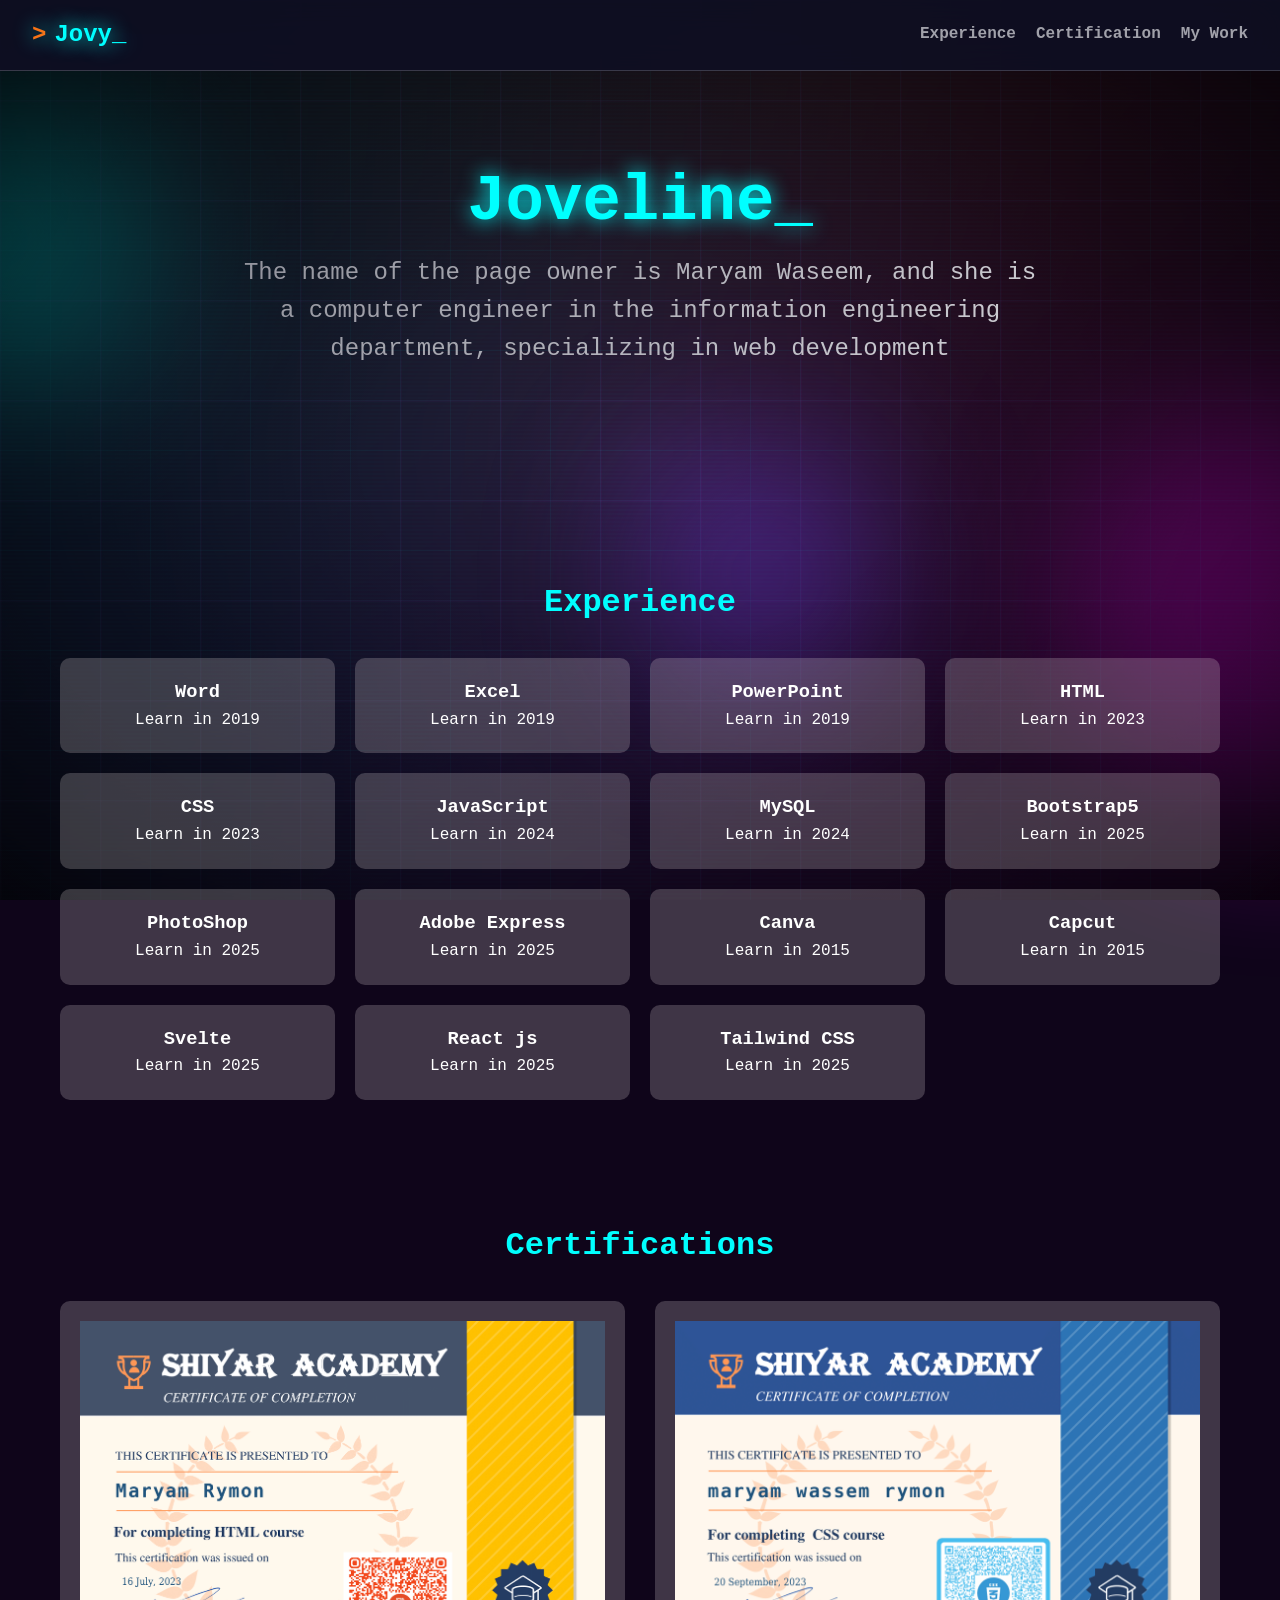
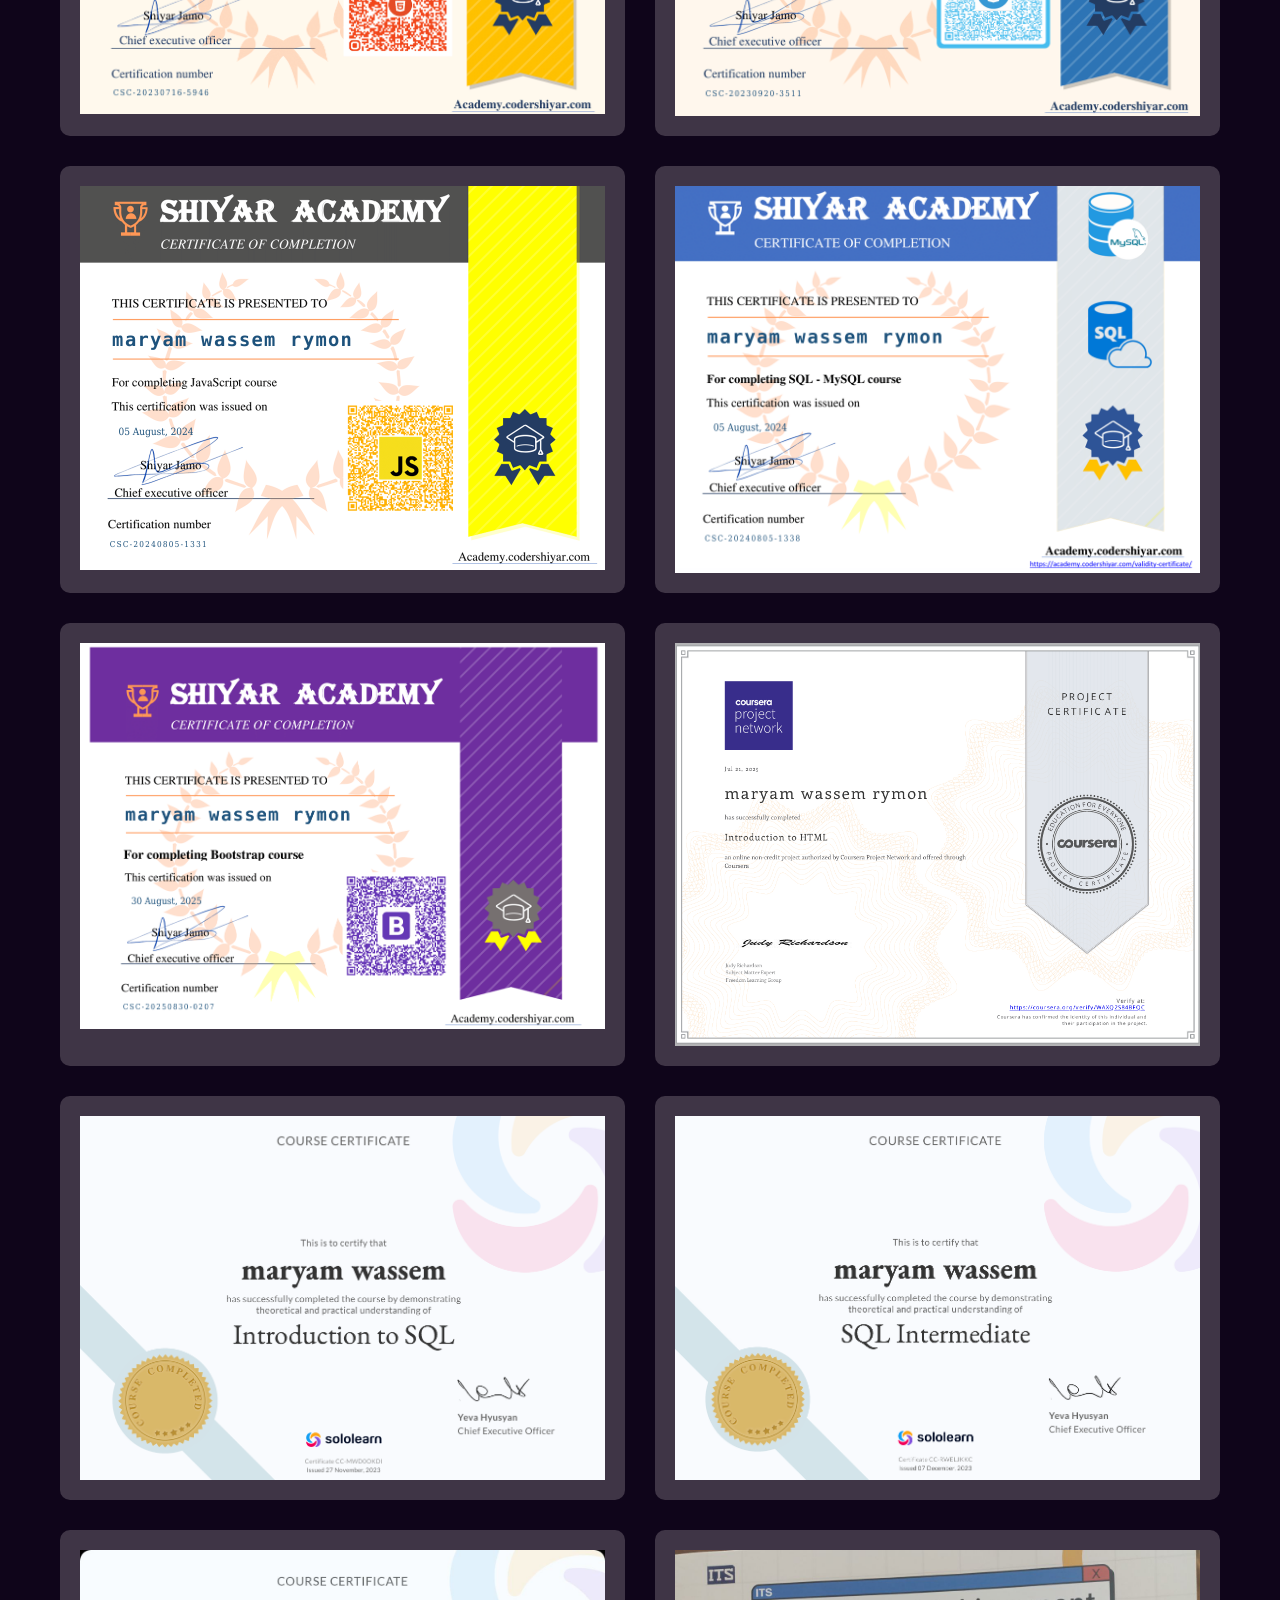
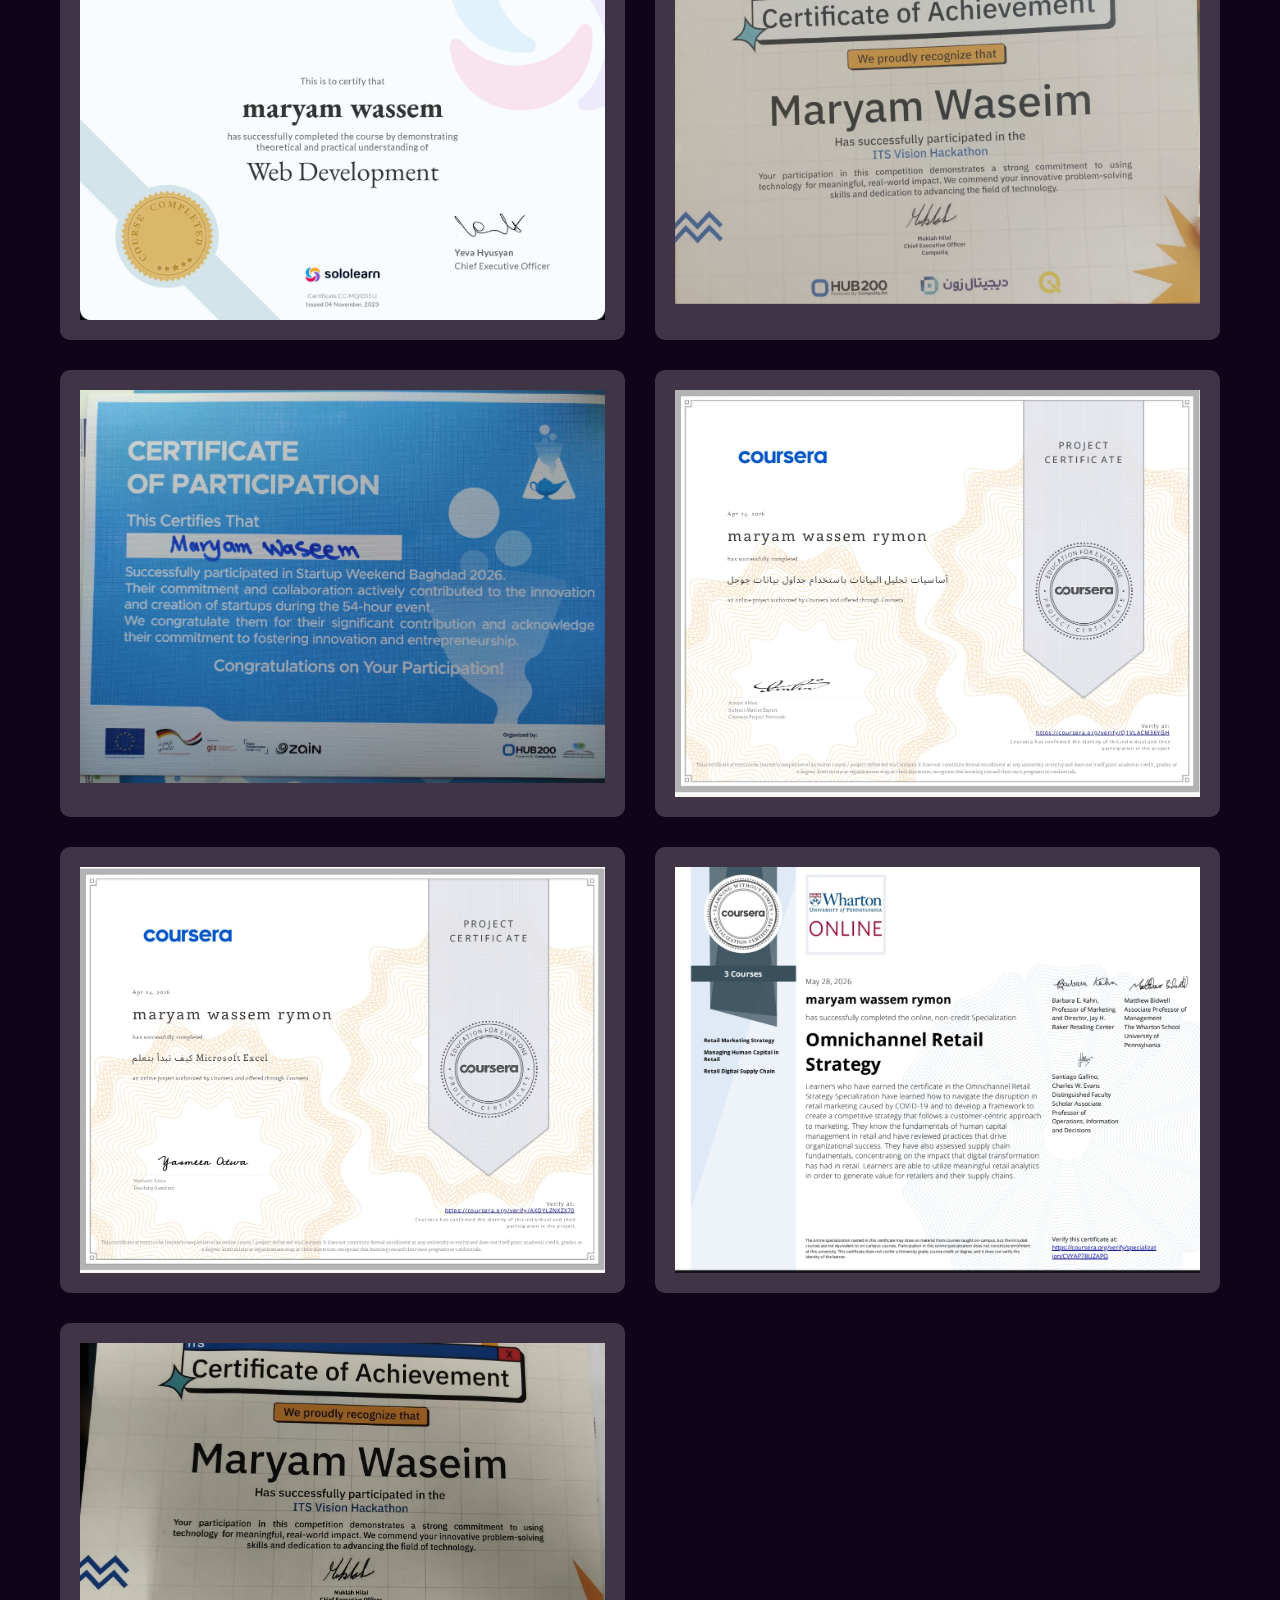
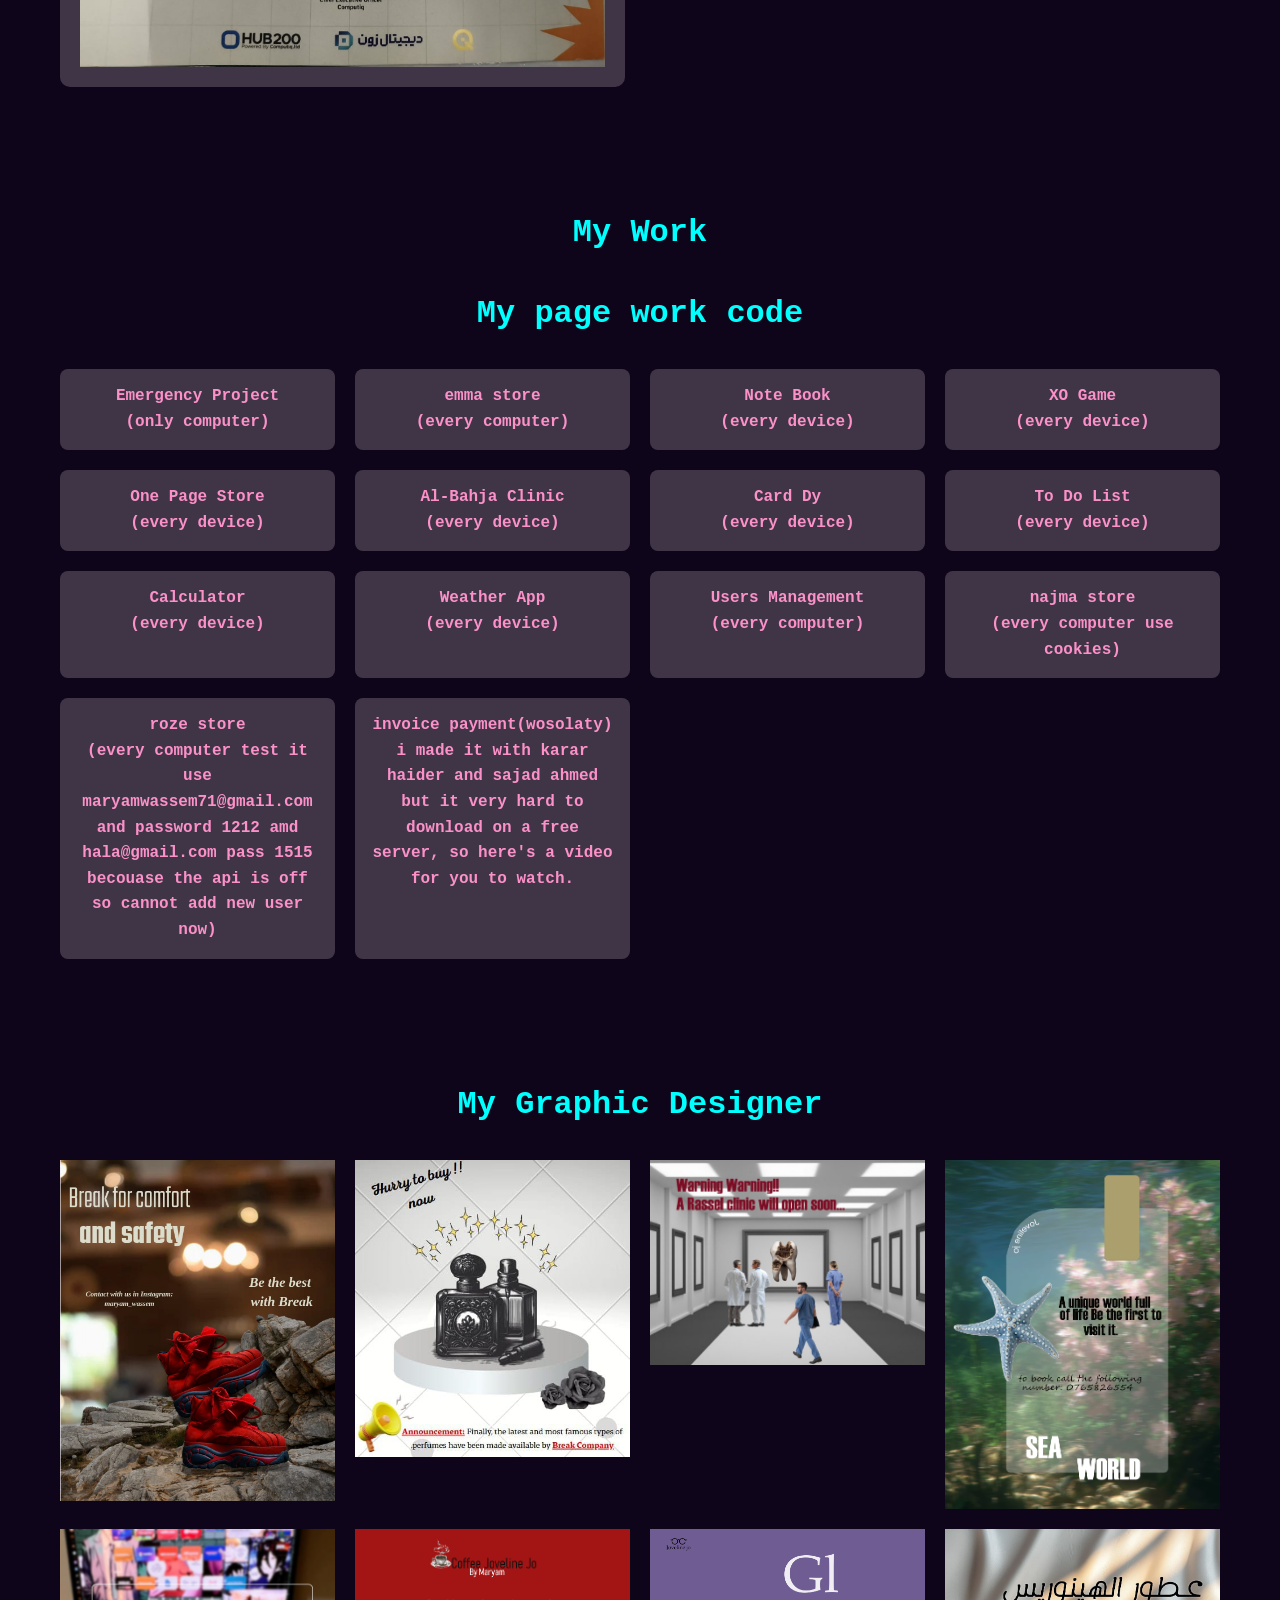
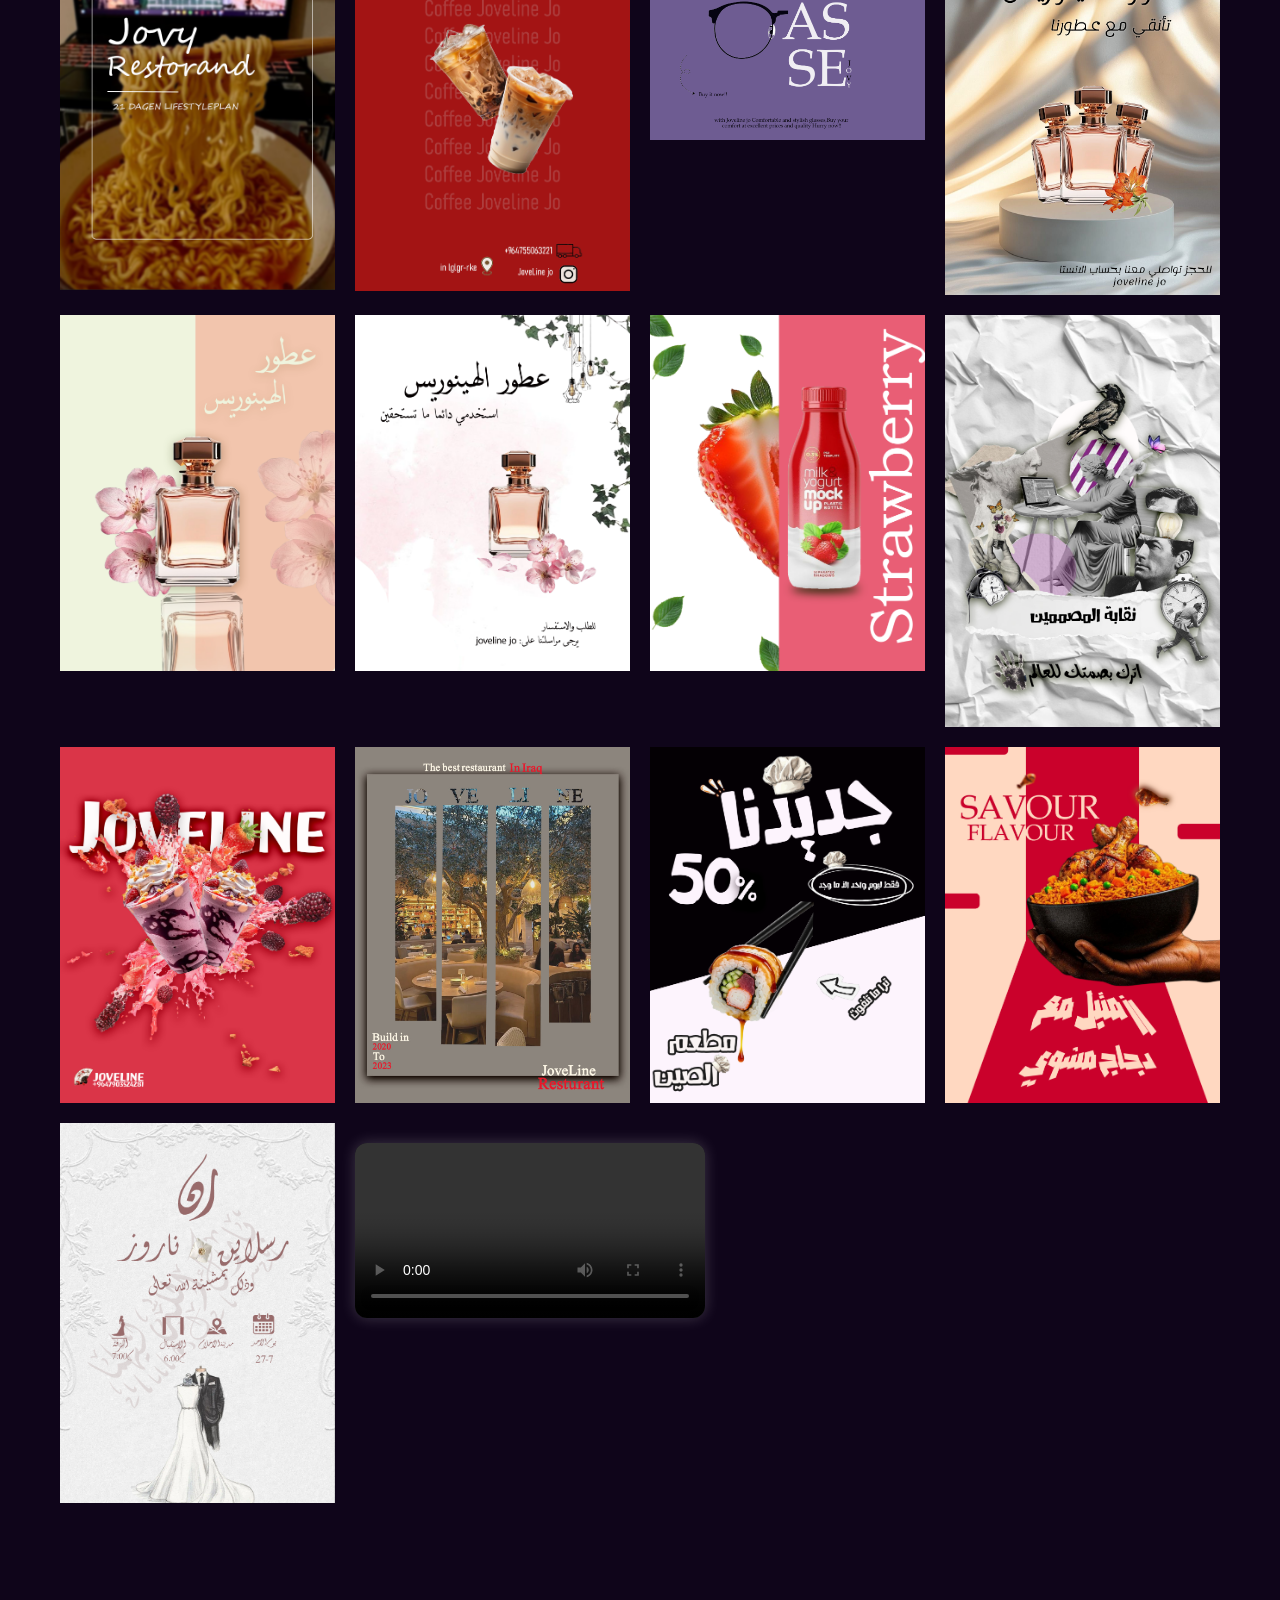
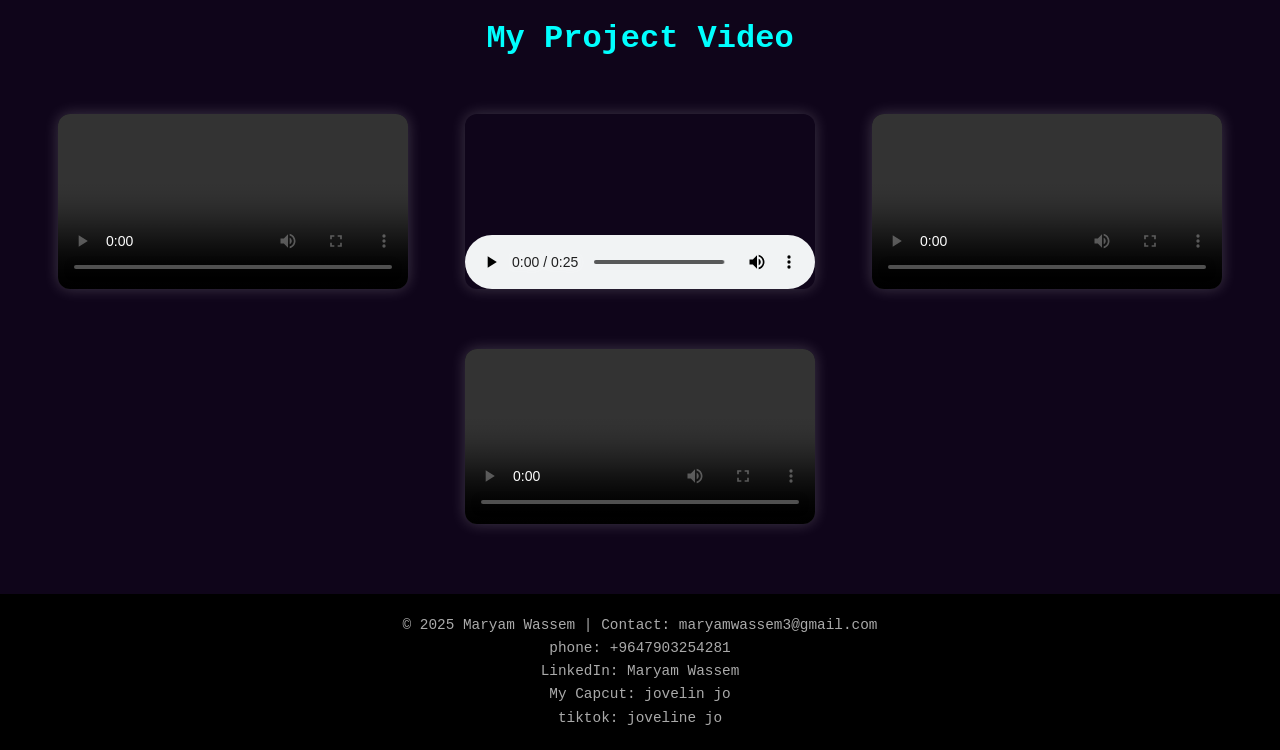
<file: index.html>
<!DOCTYPE html>
<html lang="en">
<head>
  <meta charset="UTF-8">
  <meta name="viewport" content="width=device-width, initial-scale=1.0">
  <title>Maryam Page</title>
  <link rel="stylesheet" href="index_responsive.css"/>
  <link rel="stylesheet" href="temple1.css"/>
  <style>
    /* تعديل خاص للفيديو */
    #video-section {
      text-align: center;
      padding: 50px 0;
    }

    .video-card {
      width: 100%;
      max-width: 400px;
      height: auto;
      border-radius: 12px;
      box-shadow: 0 0 15px rgba(255, 255, 255, 0.2);
      display: block;
      margin: 20px auto;
    }
    .video-grid {
  display: flex;
  justify-content: center;
  align-items: center;
  gap: 20px; /* مسافة بين الفيديوهات */
  flex-wrap: wrap; /* حتى لو الشاشة صغيرة، تنزل الفيديوهات بسطر ثاني */
}

.video-card {
  width: 350px;
  height: auto;
  border-radius: 12px;
  box-shadow: 0 0 15px rgba(255, 255, 255, 0.2);
}

  </style>
</head>
<body>

   <div class="cyber-bg">
        <div class="cyber-gradient"></div>
        <div class="matrix-rain" id="matrixRain"></div>
    </div>
    
    <div class="particles" id="particlesContainer"></div>
    <div class="data-streams" id="dataStreams"></div>
    
    <div class="orb orb1"></div>
    <div class="orb orb2"></div>
    <div class="orb orb3"></div>
    
    <div class="grid-overlay">
        <div class="grid-lines"></div>
        <div class="grid-glow"></div>
    </div>
    
    <div class="scanlines"></div>
    <div class="noise-overlay"></div>

  <!-- NAV -->
  <nav>
    <a href="#top" class="logo">Jovy</a>
    <ul id="nav-links">
      <li><a href="#features">Experience</a></li>
      <li><a href="#pricing">Certification</a></li>
      <li><a href="#contact">My Work</a></li>
    </ul>
    <button class="menu-btn" id="menu-btn">☰</button>
  </nav>

  <section class="hero" style="text-align: center;">
    <br><br>
    <h1 class="logoy">Joveline</h1>
    <p class="hero-subtitle">The name of the page owner is Maryam Waseem, and she is a computer engineer in the information engineering department, specializing in web development</p>
  </section>

  <!-- EXPERIENCE -->
  <section id="features">
    <h2>Experience</h2>
    <div class="grid">
 
      <div class="card"><h3>Word</h3><p>Learn in 2019</p></div>
      <div class="card"><h3>Excel</h3><p>Learn in 2019</p></div>
      <div class="card"><h3>PowerPoint</h3><p>Learn in 2019</p></div>
      <div class="card"><h3>HTML</h3><p>Learn in 2023</p></div>
      <div class="card"><h3>CSS</h3><p>Learn in 2023</p></div>
      <div class="card"><h3>JavaScript</h3><p>Learn in 2024</p></div>
      <div class="card"><h3>MySQL</h3><p>Learn in 2024</p></div>
      <div class="card"><h3>Bootstrap5</h3><p>Learn in 2025</p></div>
      <div class="card"><h3>PhotoShop</h3><p>Learn in 2025</p></div>
      <div class="card"><h3>Adobe Express</h3><p>Learn in 2025</p></div>
      <div class="card"><h3>Canva</h3><p>Learn in 2015</p></div>
      <div class="card"><h3>Capcut</h3><p>Learn in 2015</p></div>
      <div class="card"><h3>Svelte</h3><p>Learn in 2025</p></div>
      <div class="card"><h3>React js</h3><p>Learn in 2025</p></div>
      <div class="card"><h3>Tailwind CSS</h3><p>Learn in 2025</p></div>

    </div>
  </section>

  <!-- CERTIFICATIONS -->
  <section id="pricing">
    <h2>Certifications</h2>
    <div class="grid">
      <div class="card"><img src="html.png" alt="HTML"></div>
      <div class="card"><img src="css.png" alt="CSS"></div>
      <div class="card"><img src="javascript.png" alt="JS"></div>
      <div class="card"><img src="mysql.png" alt="MySQL"></div>
      <div class="card"><img src="Boo.png" alt="Bootstrap5"></div>
      <div class="card"><img src="HTML1.png" alt="html"></div>
      <div class="card"><img src="sql1.png" alt="sql"></div>
      <div class="card"><img src="sql2.png" alt="sql"></div>
      <div class="card"><img src="web.jpg" alt="webdev"></div>
      <div class="card"><img src="hacthon.jpg" alt="hacthon"></div>
      <div class="card"><img src="startup.jpg" alt="start up"></div>
      <div class="card"><img src="Screenshot_2026-05-12-10-31-24-859_com.mi.globalbrowser-edit.jpg" ></div>
      <div class="card"><img src="Screenshot_2026-05-12-10-32-04-315_com.mi.globalbrowser-edit.jpg"></div>
      <div class="card"><img src="Screenshot_2026-05-28-19-27-36-324_com.android.chrome-edit.jpg"></div>
      <div class="card"><img src="WhatsApp Image 2026-09-02 at 2.32.15 AM.jpeg"></div>
    </div>
  </section>

  <!-- MY WORK -->
  <section id="contact">
    <h2>My Work</h2>
    <h2>My page work code</h2>
    <div class="grid">
      <a href="https://draken29.github.io/Emergency-Project/imen.html" class="contact-link">Emergency Project<br>(only computer)</a>
      <a href="https://draken29.github.io/EmmaStore/newonepage.html" class="contact-link">emma store<br>(every computer)</a>
      <a href="https://draken29.github.io/newdevelopment-note-book/page.html" class="contact-link">Note Book<br>(every device)</a>
      <a href="https://draken29.github.io/xo-final-update/xo1.html" class="contact-link">XO Game<br>(every device)</a>
      <a href="https://draken29.github.io/page-store/page1.html" class="contact-link">One Page Store<br>(every device)</a>
      <a href="https://draken29.github.io/Dr.Rusl/Russlpage.html" class="contact-link">Al-Bahja Clinic<br>(every device)</a>
      <a href="https://draken29.github.io/cardDy/" class="contact-link">Card Dy<br>(every device)</a>
      <a href="https://draken29.github.io/todolist/ " class="contact-link">To Do List<br>(every device)</a>
      <a href="https://calcuator-two.vercel.app/" class="contact-link">Calculator<br>(every device)</a>
      <a href="https://wather-app-in-react.vercel.app/" class="contact-link">Weather App<br>(every device)</a>
      <a href="https://tibaly.vercel.app/" class="contact-link">Users Management<br>(every computer)</a>
      <a href="https://draken29.github.io/naj4/" class="contact-link">najma store <br>(every computer use cookies)</a>
      <a href="https://roz2.vercel.app/" class="contact-link">roze store<br>(every computer test it use maryamwassem71@gmail.com  and password 1212 amd hala@gmail.com pass 1515 becouase the api is off so cannot add new user now)</a>
<a href="https://github.com/Draken29/my_web_page/releases/download/v1.0.0/2026-09-02.15-17-30.mp4" target="_blank" class="contact-link">
  invoice payment(wosolaty) i made it with karar haider and sajad ahmed but it very hard to download on a free server, so here's a video for you to watch.
</a>
    </div>
  </section>
      
  <!-- GRAPHIC DESIGN -->
  <section>
    <h2>My Graphic Designer</h2>
    <div class="grid">
      <div><img src="محل احذية.jpg" alt="محل احذية"></div>
      <div><img src="محل عطور.jpg" alt="محل عطور"></div>
      <div><img src="عيادة اسنان.jpg" alt="عيادة اسنان"></div>
      <div><img src="اعلان حجز متجر مائي.png" alt="حجز متجر مائي"></div>
      <div><img src="النتيجة النهائية من اعلان المطعم.png" alt="اعلان لمطعم"></div>
      <div><img src="coffey.png" alt="اعلان لكوفي"></div>
      <div><img src="اعلان مناظر.png" alt="اعلان لكوفي"></div>
      <div><img src="16.png"></div>
      <div><img src="17.png"></div>
      <div><img src="التصميم النهائي.png"></div>
      <div><img src="Untitled-1.png"></div>
      <div><img src="desin.png"></div>
      <div><img src="new.png"></div>
      <div><img src="مشروع.jpg"></div>
      <div><img src="soshi.png"></div>
      <div><img src="FINISH.png"></div>
      <div><img src="feny.jpg"></div>
      <div><video class="video-card" controls src="donat.mp4"></video></div>
     
    </div>
  </section>

  <!-- VIDEO SECTION -->
  <section id="video-section">
    <h2>My Project Video</h2>
    <div class="video-grid">
  <video class="video-card" src="1.mp4" controls></video>
  <video class="video-card" src="2.mp4" controls></video>
  <video class="video-card" src="Turn your idea into a space.mp4" controls></video>
  <video class="video-card" src="3.mp4" controls></video>
</div>

  </section>
     
  <!-- FOOTER -->
  <footer>
    <p>&copy; 2025 Maryam Wassem | Contact: maryamwassem3@gmail.com<br>
    phone: +9647903254281<br>
    LinkedIn: Maryam Wassem<br>
    My Capcut: jovelin jo<br>
    tiktok: joveline jo</p>
  </footer>

  <script>
    const menuBtn = document.getElementById('menu-btn');
    const navLinks = document.getElementById('nav-links');
    menuBtn.addEventListener('click', () => navLinks.classList.toggle('active'));
  </script> 
  <script src="templatemo-nexus-scripts.js"></script>
</body>
</html>
</file>
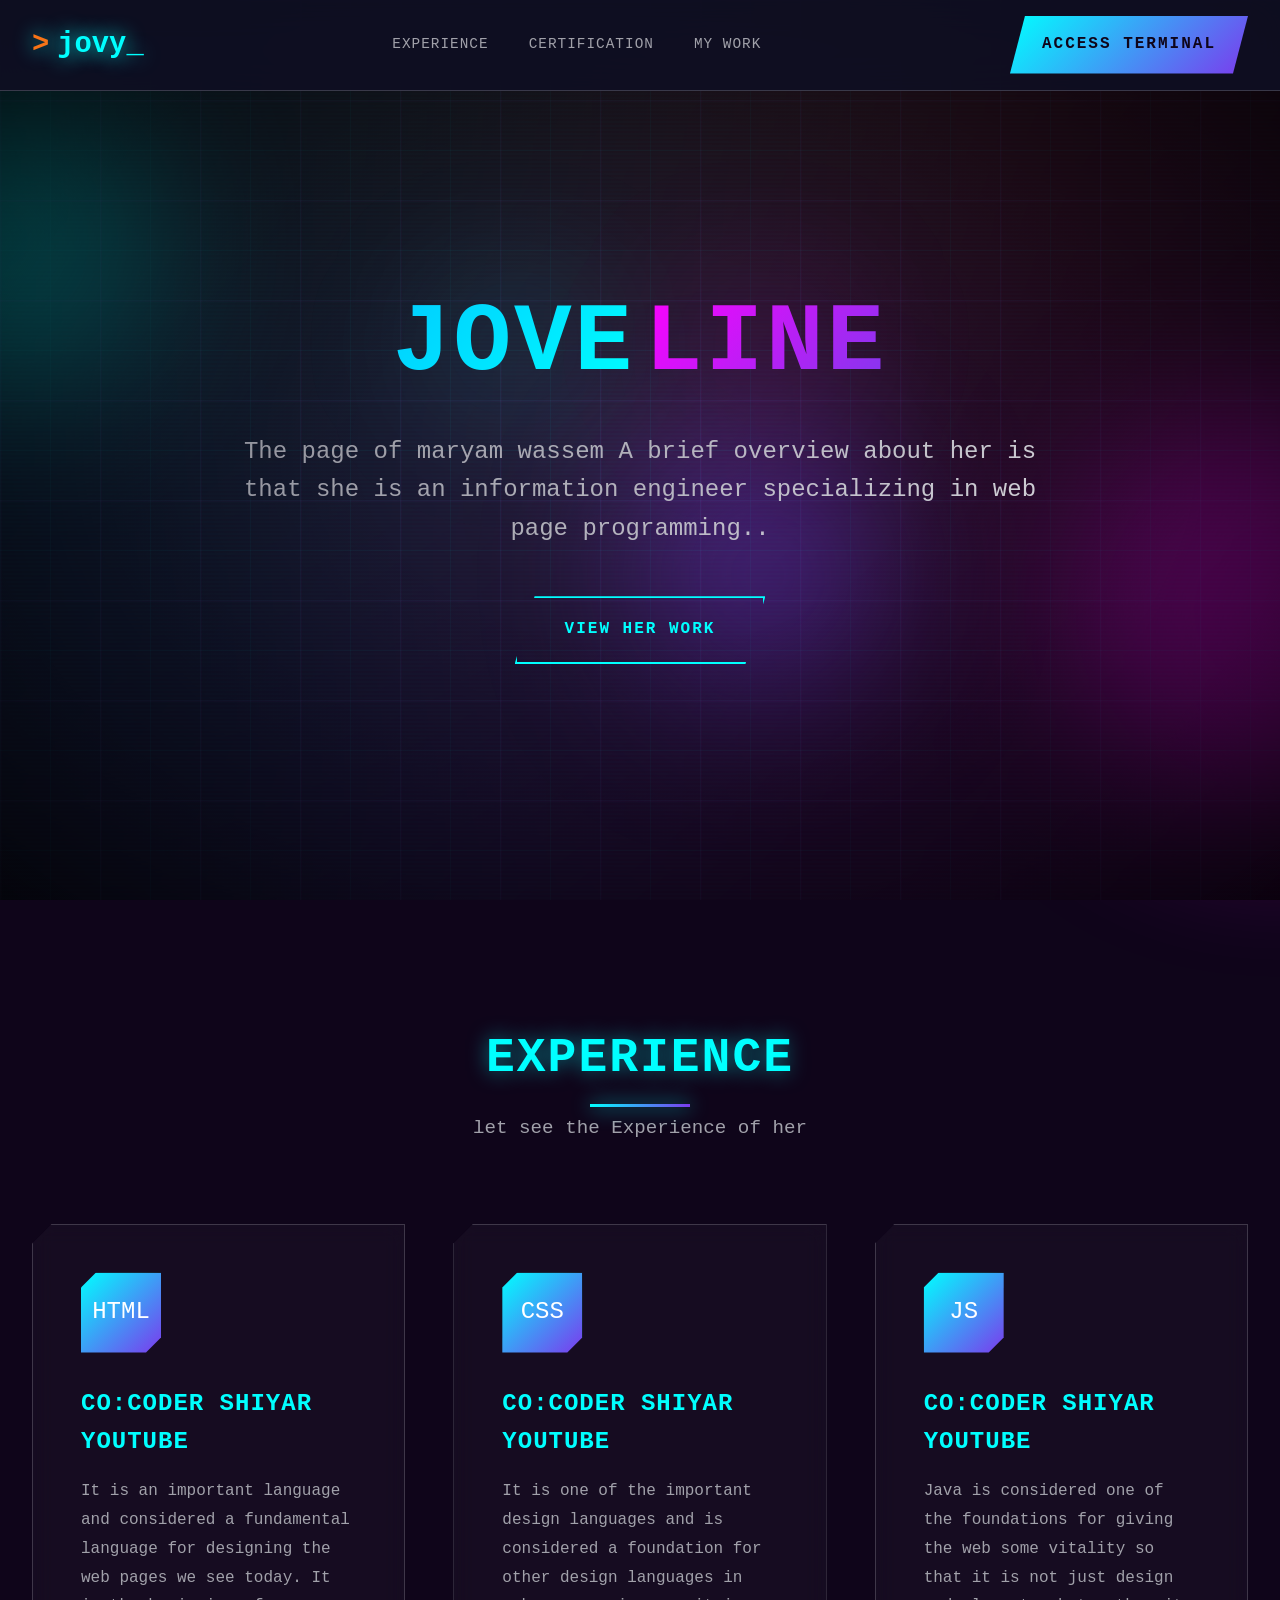
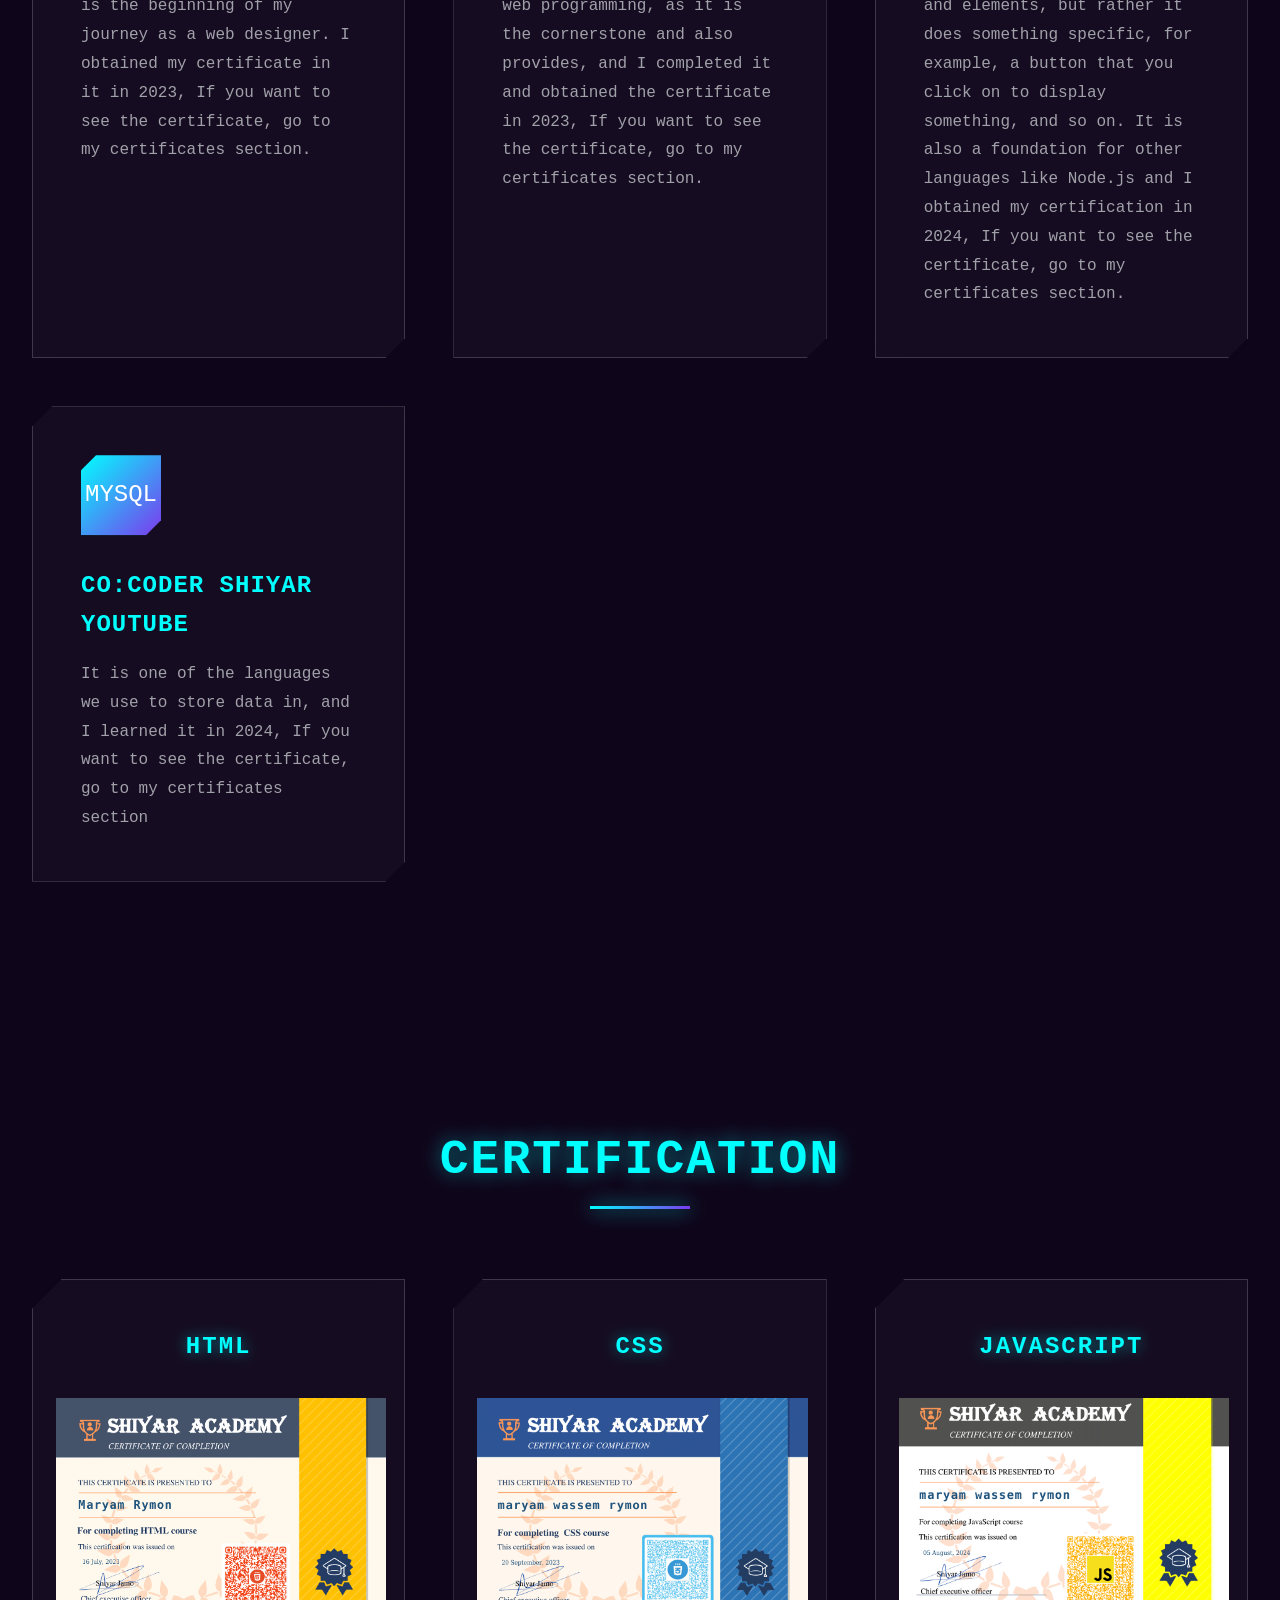
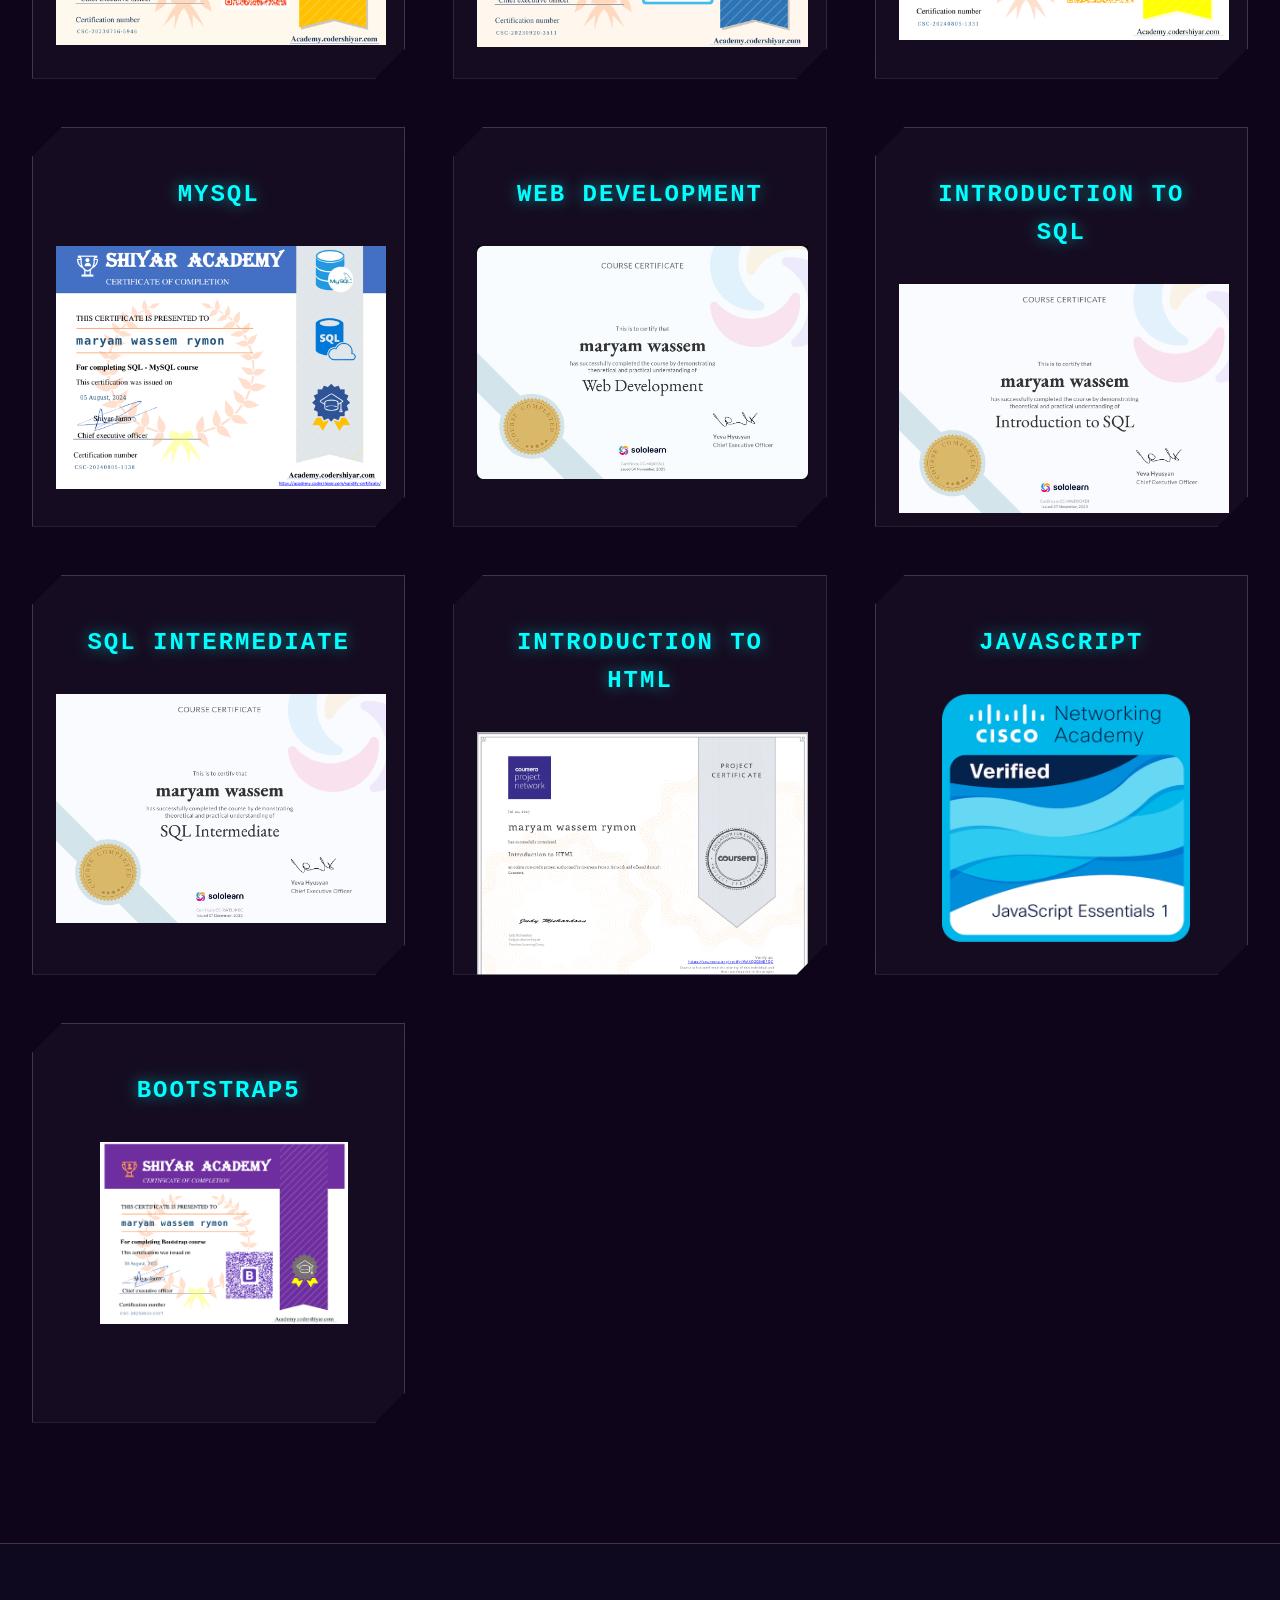
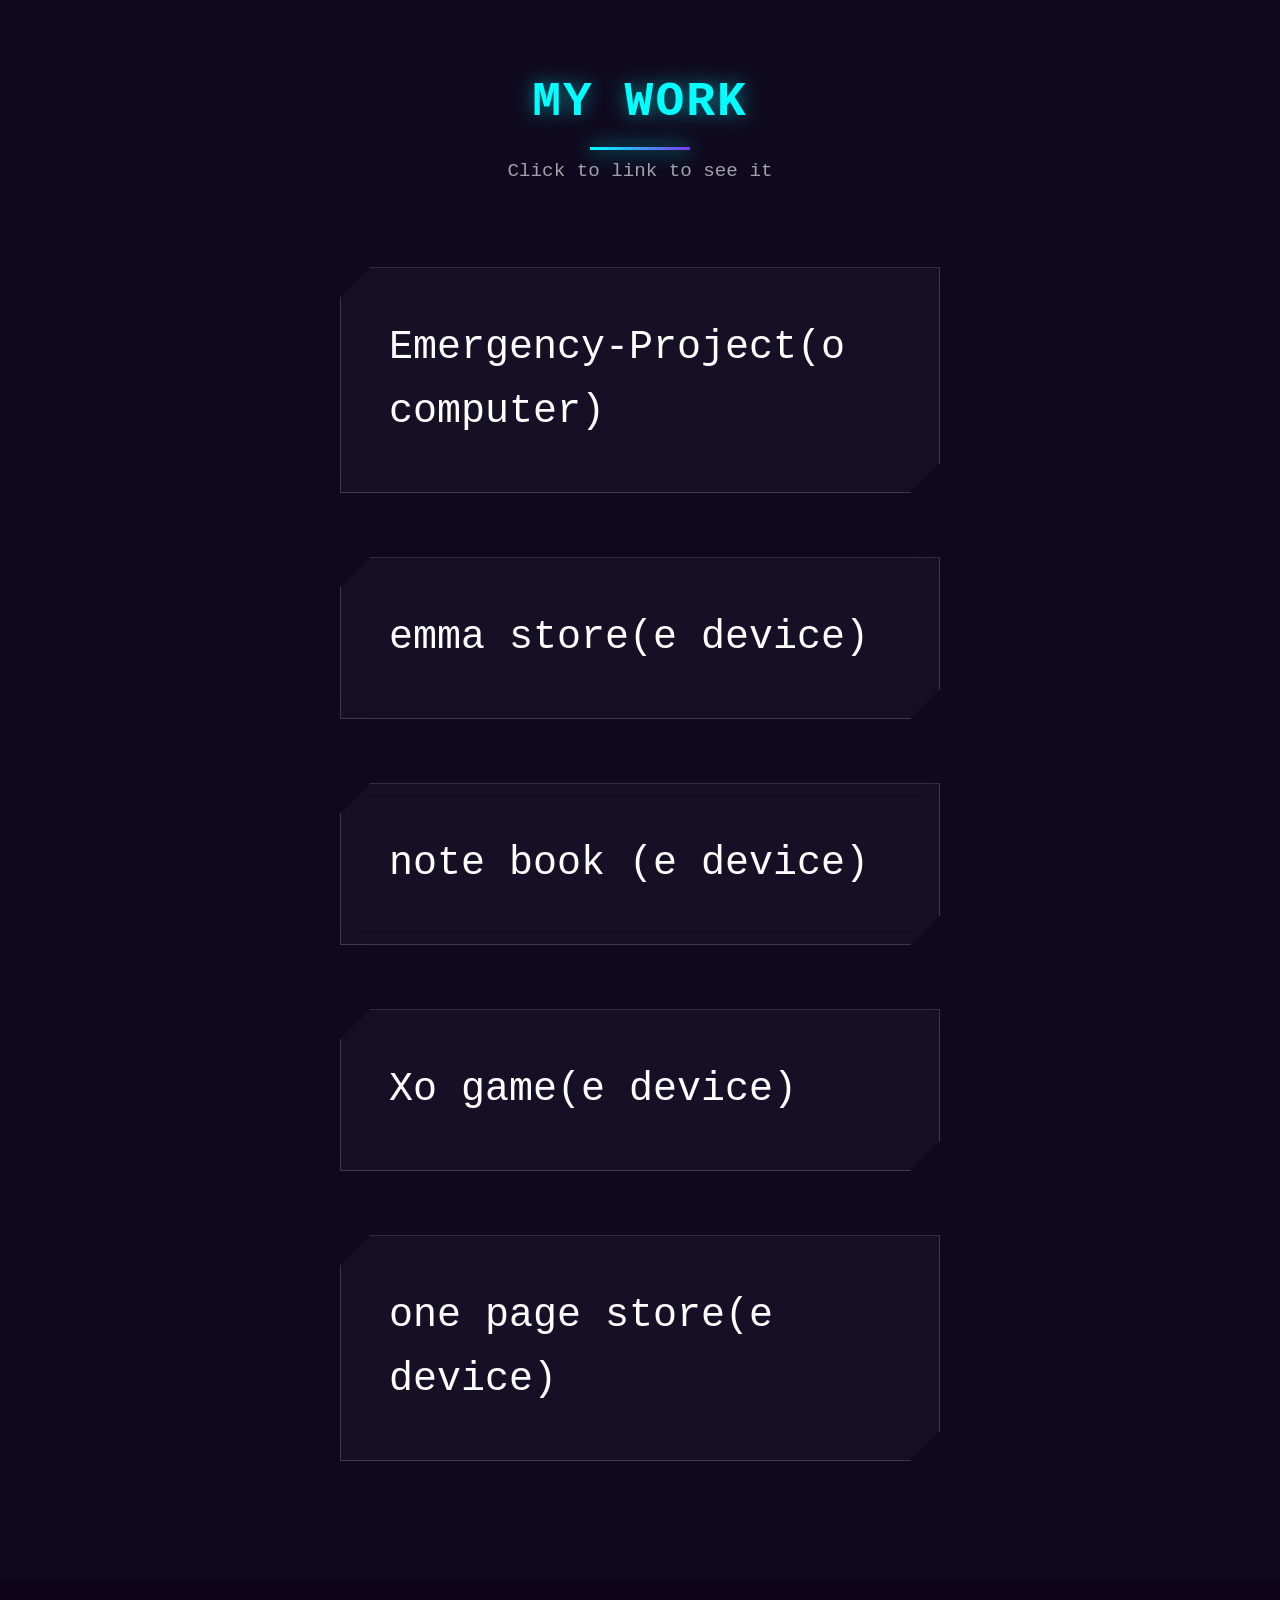
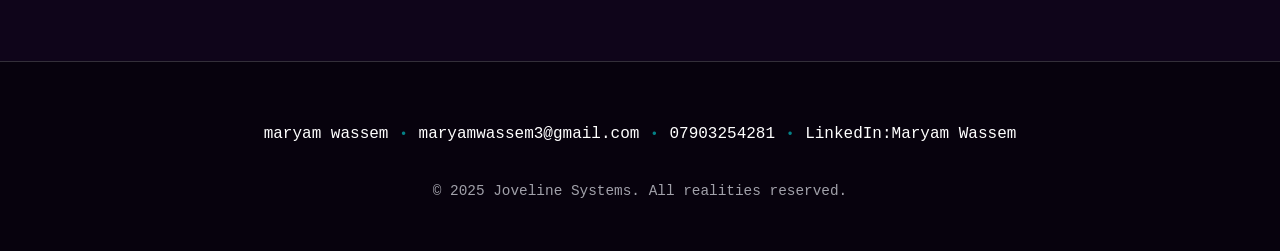
<file: indextest.html>
<!DOCTYPE html>
<html lang="en">
<head>
    <meta charset="UTF-8">
    <meta name="viewport" content="width=device-width, initial-scale=1.0">
    <title>maryam page</title>
    <link href="testyle.css" rel="stylesheet">
</head>
<body id="top">
    <div class="cyber-bg">
        <div class="cyber-gradient"></div>
        <div class="matrix-rain" id="matrixRain"></div>
    </div>
    
    <div class="particles" id="particlesContainer"></div>
    
    <div class="data-streams" id="dataStreams"></div>
    
    <div class="orb orb1"></div>
    <div class="orb orb2"></div>
    <div class="orb orb3"></div>
    
    <div class="grid-overlay">
        <div class="grid-lines"></div>
        <div class="grid-glow"></div>
    </div>
    
    <div class="scanlines"></div>
    <div class="noise-overlay"></div>
    
    <!-- Navigation -->
    <nav>
        <div class="nav-container">
            <a href="#top" class="logo">jovy</a>
            <ul class="nav-links">
                <li><a href="#features">Experience</a></li>
                <li><a href="#pricing">Certification</a></li>
                <li><a href="#contact">My work</a></li>
            </ul>
            <div class="nav-bottom">
                <a href="#" class="cyber-button">Access Terminal</a>
            </div>
            <button class="mobile-menu-button" id="mobileMenuBtn">
                <div class="hamburger">
                    <span></span>
                    <span></span>
                    <span></span>
                </div>
            </button>
        </div>
    </nav>

    <!-- Mobile Menu -->
    <div class="mobile-menu-overlay" id="mobileMenuOverlay"></div>
    <div class="mobile-menu" id="mobileMenu">
        <div class="mobile-menu-header">
            <a href="#top" class="mobile-menu-logo">Joveline</a>
            <button class="mobile-menu-close" id="mobileMenuClose">✕</button>
        </div>
        <div class="mobile-menu-cta">
            <a href="#" class="cyber-button">Access Terminal</a>
        </div>
        <nav class="mobile-menu-nav">
            <ul>
                <li><a href="#features">Experience</a></li>
                <li><a href="#pricing" >Certification</a></li>
                <li><a href="#contact">MY WORK</a></li>
            </ul>
        </nav>
    </div>

    <!-- Hero Section -->
    <section class="hero">
        <div class="hero-container">
            <h1 class="hero-title">
                <span class="hero-nexus">Jove</span><span class="hero-flow">Line</span>
            </h1>
            <p class="hero-subtitle">The page of maryam wassem A brief overview about her is that she is an information engineer specializing in web page programming..</p>
            <div class="hero-buttons">
                <a href="#contact" class="btn-secondary">View Her work</a>
            </div>
        </div>
    </section>

    <section class="features fade-up" id="features">
        <div class="features-container">
            <div class="section-header">
                <h2 class="section-title">Experience</h2>
                <p class="section-subtitle">let see the Experience of her</p>
            </div>
            
            <div class="features-grid">
                <div class="feature-card">
                    <div class="feature-icon" style="color: white;">HTML</div>
                    <h3>Co:Coder Shiyar YouTube</h3>
                    <p>It is an important language and considered a fundamental language for designing the web pages we see today. It is the beginning of my journey as a web designer. I obtained my certificate in it in 2023, If you want to see the certificate, go to my certificates section.</p>
                </div>
                
                <div class="feature-card">
                    <div class="feature-icon">CSS</div>
                    <h3>Co:Coder Shiyar YouTube</h3>
                    <p>It is one of the important design languages and is considered a foundation for other design languages in web programming, as it is the cornerstone and also provides, and I completed it and obtained the certificate in 2023, If you want to see the certificate, go to my certificates section.</p>
                </div>
                
                <div class="feature-card">
                    <div class="feature-icon">JS</div>
                    <h3>Co:Coder Shiyar YouTube</h3>
                    <p>Java is considered one of the foundations for giving the web some vitality so that it is not just design and elements, but rather it does something specific, for example, a button that you click on to display something, and so on. It is also a foundation for other languages like Node.js and I obtained my certification in 2024, If you want to see the certificate, go to my certificates section.</p>
                </div>
                
                <div class="feature-card">
                    <div class="feature-icon">MYSQL</div>
                    <h3>Co:Coder Shiyar YouTube</h3>
                    <p>It is one of the languages we use to store data in, and I learned it in 2024, If you want to see the certificate, go to my certificates section</p>
                </div>
            </div>
        </div>
    </section>
   <section class="pricing fade-up" id="pricing">
    <div class="pricing-container">
        <div class="section-header">
            <h2 class="section-title">Certification</h2>
        </div>

        <div class="pricing-grid">
            <div class="pricing-card">
                <div class="plan-name">HTML</div>
                <img src="html.png" style="width:120%; position: relative; left:-25px;">
            </div>

            <div class="pricing-card">
                <div class="plan-name">CSS</div>
                <img src="css.png" style="width: 120%; position: relative; left: -25px;">
            </div>

            <div class="pricing-card">
                <div class="plan-name">JAVASCRIPT</div>
                <img src="javascript.png" style="width: 120%; position: relative; left: -25px;">
            </div>

            <div class="pricing-card">
                <div class="plan-name">MYSQL</div>
                <img src="mysql.png" style="width: 120%; position: relative; left: -25px;">
            </div>

            <div class="pricing-card">
                <div class="plan-name">WEB DEVELOPMENT</div>
                <img src="web.jpg" style="width: 120%; position: relative; left: -25px;">
            </div>

            <div class="pricing-card">
                <div class="plan-name">INTRODUCTION TO SQL</div>
                <img src="sql1.png" style="width: 120%; position: relative; left: -25px;">
            </div>

            <div class="pricing-card">
                <div class="plan-name">SQL INTERMEDIATE</div>
                <img src="sql2.png" style="width: 120%; position: relative; left: -25px;">
            </div>

            <div class="pricing-card">
                <div class="plan-name">INTRODUCTION TO HTML</div>
                <img src="HTML1.png" style="width: 120%; position: relative; left: -25px;">
            </div>
          
            <div class="pricing-card">
                <div class="plan-name">JAVASCRIPT</div>
                <img src="javascript-essentials-1.png" style="width: 90%; position: relative; left: 5px;">
            </div>
        
            <div class="pricing-card">
                <div class="plan-name">Bootstrap5</div>
                <img src="Boo.png" style="width: 90%; position: relative; left: 5px;">
            </div>
        </div>
    </div>
</section>


    
    <section class="contact fade-up" id="contact">
        <div class="contact-container">
            <div class="section-header">
                <h2 class="section-title">My Work</h2>
                <p class="section-subtitle">Click to link to see it</p>
            </div>
            
            <div class="contact-form-wrapper">
                <div class="contact-form">
                  <a href="https://draken29.github.io/Emergency-Project/imen.html" style="color: white; text-align: center; font-size: 40px; text-decoration: none;">Emergency-Project(o computer) </a>
                </div>
            </div>
        </div>

        <div class="contact-form-wrapper">
                <div class="contact-form">
                  <a href="https://draken29.github.io/story/newonepage.html" style="color: white; text-align: center; font-size: 40px; text-decoration: none;"> emma store(e device)</a>
                </div>
            </div>
        </div>

       <div class="contact-form-wrapper">
                <div class="contact-form">
                  <a href="https://draken29.github.io/newdevelopment-note-book/page.html" style="color: white; text-align: center; font-size: 40px; text-decoration: none;"> note book (e device)</a>
                </div>
            </div>
        </div>
         
        <div class="contact-form-wrapper">
                <div class="contact-form">
                  <a href="https://draken29.github.io/xo-final-update/xo1.html" style="color: white; text-align: center; font-size: 40px; text-decoration: none;"> Xo game(e device)</a>
                </div>
            </div>
        </div>
        
        <div class="contact-form-wrapper">
                <div class="contact-form">
                  <a href="https://draken29.github.io/page-store/page1.html" style="color: white; text-align: center; font-size: 40px; text-decoration: none;"> one page store(e device)</a>
                </div>
            </div>
        </div>
    </section>

    <!-- Footer -->
    <footer class="footer">
        <div class="footer-content">
            <div class="footer-links">
                <p>maryam wassem</p>
                <span class="footer-separator">•</span>
                <p>maryamwassem3@gmail.com</p>
                <span class="footer-separator">•</span>
                <p>07903254281</p>
                <span class="footer-separator">•</span>
                <p>LinkedIn:Maryam Wassem</p>
            </div>
            <div class="footer-bottom">
                <p>&copy; 2025 Joveline Systems. All realities reserved.</p>
            </div>
        </div>
    </footer>

    <script src="templatemo-nexus-scripts.js"></script>
</body>
</html>
</file>
<file: index_responsive.css>
@charset "utf-8";

    * {margin:0;padding:0;box-sizing:border-box;}
    body {
      font-family: Arial, sans-serif;
      background:#000;
      color:#fff;
      line-height:1.6;
      -webkit-font-smoothing: antialiased;
      -moz-osx-font-smoothing: grayscale;
    }
    img {max-width:100%;height:auto;display:block;}

    /* NAVIGATION */
    nav {
      position:sticky;top:0;z-index:999;
      background:transparent;
      padding:15px 20px;
      display:flex;justify-content:space-between;align-items:center;
    }
    nav .logo {color:#0ff;font-size:1.5rem;text-decoration:none;font-weight:bold;}
    .logo {
    font-size: 1.8rem;
    font-weight: 700;
    color: var(--primary-cyan);
    text-shadow: 0 0 20px var(--primary-cyan);
    position: relative;
    cursor: pointer;
    text-decoration: none;
    display: inline-block;
    transition: all 0.3s ease;
}
.logoy{
    font-size: 1.8rem;
    font-weight: 700;
    color: var(--primary-cyan);
    text-shadow: 0 0 20px var(--primary-cyan);
    position: relative;
    cursor: pointer;
    text-decoration: none;
    display: inline-block;
    transition: all 0.3s ease;
}

.logo:hover {
    text-shadow: 0 0 30px var(--primary-cyan);
    transform: scale(1.05);
}

.logo::before {
    content: '>';
    margin-right: 0.5rem;
    color: var(--primary-orange);
    transition: all 0.3s ease;
}

.logo:hover::before {
    margin-right: 0.8rem;
    text-shadow: 0 0 10px var(--primary-orange);
}

.logo::after ,.logoy::after{
    content: '_';
    animation: blink 1s infinite;
    color: var(--primary-cyan);
}

@keyframes blink {
    0%, 50% { opacity: 1; }
    51%, 100% { opacity: 0; }
}


    nav ul {display:flex;gap:20px;list-style:none;}
    nav ul li a {color:var(--text-secondary);text-decoration:none;font-weight:bold;}
    .menu-btn {display:none;font-size:1.8rem;background:none;border:none;color:#fff;cursor:pointer;}
    #nav-links a:hover {
            color: var(--primary-cyan);
            text-shadow: 0 0 10px var(--primary-cyan);
        }

    /* HERO */
    .hero {
      padding:100px 20px;  
    }
    .hero h1 {font-size:clamp(2rem,6vw,4rem);}
    
   

    /* SECTION */
    section {padding:60px 20px;max-width:1200px;margin:auto;}
    h2 {text-align:center;margin-bottom:30px;color:#0ff;font-size:2rem;}

    /* GRID */
    .grid {
      display:grid;
      gap:20px;
      grid-template-columns:repeat(auto-fit,minmax(250px,1fr));
    }
    .card {
      background:#eae3e338;
      border-radius:10px;
      padding:20px;text-align:center;
      transition:transform 0.3s;
    }
    .card:hover {transform:translateY(-5px);}

    /* CONTACT LINKS */
    .contact-link {
      display:block;padding:15px;background:#eae3e338;border-radius:8px;text-align:center;
      color:rgba(253, 146, 203, 0.996);font-weight:bold;transition:background 0.3s;
      text-decoration: none;
    }
    .contact-link:hover {background:#222;}

    /* FOOTER */
    footer {background:#000;padding:20px;text-align:center;font-size:0.9rem;color:#aaa;}

    /* MOBILE MENU */
    @media(max-width:768px){
      nav ul {
        position:fixed;top:70px;right:-100%;
        flex-direction:column;
        background:#000000;
        width:220px;height:200%;padding:20px;transition:0.3s;
      }
      nav ul.active {right:0;}
      .menu-btn {display:block;}
    }

    



   
@media(min-width: 1025px) {
  #pricing .grid {
    grid-template-columns: repeat(2, 1fr); 
    gap: 30px; 
  }

  #pricing .card img {
    max-width:100%; 
    margin: 0 auto;
    display: block;
  }
}
</file>
<file: temple1.css>
@charset "utf-8";

 * {
            margin: 0;
            padding: 0;
            box-sizing: border-box;
        }

        :root {
            --primary-grey: #e5e7eb;
            --primary-orange: #f97316;
            --primary-purple: #7c3aed;
            --secondary-amber: #fbbf24;
            --dark-bg: #1a0b2e;
            --darker-bg: #0f051a;
            --card-bg: rgba(229, 231, 235, 0.03);
            --border-color: rgba(229, 231, 235, 0.2);
            --text-primary: #ffffff;
            --text-secondary: #a1a1aa;
            --primary-cyan: #00ffff;
            --primary-pink: #ff00ff;
        }

        body {
            font-family: 'JetBrains Mono', 'Fira Code', monospace;
            background: var(--darker-bg);
            color: var(--text-primary);
            line-height: 1.6;
            overflow-x: hidden;
        }

        /* Enhanced Cyberpunk Background */
        .cyber-bg {
            position: fixed;
            top: 0;
            left: 0;
            width: 100%;
            height: 100%;
            background: var(--darker-bg);
            overflow: hidden;
            z-index: -5;
        }

        /* Animated gradient background */
        .cyber-gradient {
            position: absolute;
            top: -50%;
            left: -50%;
            width: 200%;
            height: 200%;
            background: 
                radial-gradient(circle at 20% 30%, rgba(0, 255, 255, 0.15) 0%, transparent 50%),
                radial-gradient(circle at 80% 70%, rgba(255, 0, 255, 0.15) 0%, transparent 50%),
                radial-gradient(circle at 40% 80%, rgba(124, 58, 237, 0.15) 0%, transparent 50%),
                radial-gradient(circle at 60% 20%, rgba(249, 115, 22, 0.15) 0%, transparent 50%);
            animation: gradientRotate 30s linear infinite;
            filter: blur(40px);
        }

        @keyframes gradientRotate {
            0% { transform: rotate(0deg) scale(1); }
            50% { transform: rotate(180deg) scale(1.2); }
            100% { transform: rotate(360deg) scale(1); }
        }

        /* Matrix rain effect */
        .matrix-rain {
            position: absolute;
            top: 0;
            left: 0;
            width: 100%;
            height: 100%;
            overflow: hidden;
            opacity: 0.15;
        }

        .matrix-column {
            position: absolute;
            top: -100vh;
            font-family: 'Courier New', monospace;
            font-size: 14px;
            color: var(--primary-cyan);
            text-shadow: 0 0 5px var(--primary-cyan);
            animation: matrixFall linear infinite;
            writing-mode: vertical-rl;
            text-orientation: upright;
            background: linear-gradient(to bottom, transparent 0%, var(--primary-cyan) 50%, transparent 100%);
            -webkit-background-clip: text;
            background-clip: text;
            -webkit-text-fill-color: transparent;
        }

        .matrix-column:nth-child(3n) {
            color: var(--primary-pink);
            text-shadow: 0 0 5px var(--primary-pink);
            background: linear-gradient(to bottom, transparent 0%, var(--primary-pink) 50%, transparent 100%);
        }

        .matrix-column:nth-child(5n) {
            color: var(--primary-purple);
            text-shadow: 0 0 5px var(--primary-purple);
            background: linear-gradient(to bottom, transparent 0%, var(--primary-purple) 50%, transparent 100%);
        }

        @keyframes matrixFall {
            0% { transform: translateY(0); }
            100% { transform: translateY(200vh); }
        }

        /* Animated grid overlay */
        .grid-overlay {
            position: fixed;
            top: 0;
            left: 0;
            width: 100%;
            height: 100%;
            z-index: -2;
        }

        .grid-lines {
            position: absolute;
            top: 0;
            left: 0;
            width: 100%;
            height: 100%;
            background-image: 
                linear-gradient(rgba(0, 255, 255, 0.05) 1px, transparent 1px),
                linear-gradient(90deg, rgba(0, 255, 255, 0.05) 1px, transparent 1px);
            background-size: 50px 50px;
            animation: gridMove 20s linear infinite;
        }

        .grid-glow {
            position: absolute;
            top: 0;
            left: 0;
            width: 100%;
            height: 100%;
            background-image: 
                linear-gradient(rgba(255, 0, 255, 0.03) 2px, transparent 2px),
                linear-gradient(90deg, rgba(255, 0, 255, 0.03) 2px, transparent 2px);
            background-size: 100px 100px;
            animation: gridMove 30s linear infinite reverse;
        }

        @keyframes gridMove {
            0% { transform: translate(0, 0); }
            100% { transform: translate(50px, 50px); }
        }

        /* Floating particles */
        .particles {
            position: fixed;
            top: 0;
            left: 0;
            width: 100%;
            height: 100%;
            overflow: hidden;
            z-index: -3;
        }

        .particle {
            position: absolute;
            width: 4px;
            height: 4px;
            background: var(--primary-cyan);
            border-radius: 50%;
            box-shadow: 0 0 10px var(--primary-cyan);
            animation: float 20s infinite;
            opacity: 0;
            transition: transform 0.3s ease, box-shadow 0.3s ease;
        }

        .particle:nth-child(odd) {
            background: var(--primary-pink);
            box-shadow: 0 0 10px var(--primary-pink);
            animation-duration: 25s;
        }

        @keyframes float {
            0% {
                transform: translateY(100vh) translateX(0);
                opacity: 0;
            }
            10% {
                opacity: 1;
            }
            90% {
                opacity: 1;
            }
            100% {
                transform: translateY(-100vh) translateX(100px);
                opacity: 0;
            }
        }

        /* Glowing orbs */
        .orb {
            position: fixed;
            border-radius: 50%;
            filter: blur(80px);
            opacity: 0.5;
            animation: orbFloat 20s ease-in-out infinite;
            pointer-events: none;
            z-index: -4;
        }

        .orb1 {
            width: 300px;
            height: 300px;
            background: var(--primary-cyan);
            top: 10%;
            left: -150px;
            animation-delay: 0s;
        }

        .orb2 {
            width: 400px;
            height: 400px;
            background: var(--primary-pink);
            bottom: 10%;
            right: -200px;
            animation-delay: 5s;
        }

        .orb3 {
            width: 250px;
            height: 250px;
            background: var(--primary-purple);
            top: 50%;
            left: 50%;
            animation-delay: 10s;
        }

        @keyframes orbFloat {
            0%, 100% {
                transform: translate(0, 0) scale(1);
            }
            33% {
                transform: translate(100px, -50px) scale(1.1);
            }
            66% {
                transform: translate(-50px, 100px) scale(0.9);
            }
        }

        /* Scanlines effect */
        .scanlines {
            position: fixed;
            top: 0;
            left: 0;
            width: 100%;
            height: 100%;
            pointer-events: none;
            z-index: -1;
        }

        .scanlines::before {
            content: '';
            position: absolute;
            top: 0;
            left: 0;
            width: 100%;
            height: 100%;
            background: linear-gradient(
                transparent 0%,
                rgba(0, 255, 255, 0.03) 50%,
                transparent 100%
            );
            background-size: 100% 4px;
            animation: scanline 8s linear infinite;
        }

        .scanlines::after {
            content: '';
            position: absolute;
            top: 0;
            left: 0;
            width: 100%;
            height: 100%;
            background: radial-gradient(ellipse at center, transparent 0%, rgba(0, 0, 0, 0.8) 100%);
            pointer-events: none;
        }

        /* Noise texture overlay */
        .noise-overlay {
            position: fixed;
            top: 0;
            left: 0;
            width: 100%;
            height: 100%;
            opacity: 0.03;
            z-index: -1;
            pointer-events: none;
            background-image: 
                repeating-linear-gradient(45deg, transparent, transparent 2px, rgba(255, 255, 255, 0.03) 2px, rgba(255, 255, 255, 0.03) 4px),
                repeating-linear-gradient(-45deg, transparent, transparent 2px, rgba(0, 255, 255, 0.02) 2px, rgba(0, 255, 255, 0.02) 4px);
        }

        @keyframes scanline {
            0% { transform: translateY(-100%); }
            100% { transform: translateY(100%); }
        }

        /* Navigation */
        nav {
            position: fixed;
            top: 0;
            width: 100%;
            padding: 1rem 2rem;
            background: rgba(15, 15, 35, 0.9);
            backdrop-filter: blur(20px);
            border-bottom: 1px solid var(--border-color);
            z-index: 10000;
            transition: all 0.3s ease;
        }

        .nav-container {
            max-width: 1400px;
            margin: 0 auto;
            display: flex;
            justify-content: space-between;
            align-items: center;
        }

        /* Mobile Menu Button */
        .mobile-menu-button {
            display: none;
            background: none;
            border: none;
            color: var(--primary-cyan);
            font-size: 1.5rem;
            cursor: pointer;
            position: relative;
            width: 30px;
            height: 30px;
            transition: all 0.3s ease;
        }

        .mobile-menu-button:hover {
            color: var(--primary-orange);
            transform: scale(1.1);
        }

        .hamburger {
            position: relative;
            width: 25px;
            height: 20px;
            margin: auto;
        }

        .hamburger span {
            display: block;
            position: absolute;
            height: 2px;
            width: 100%;
            background: var(--primary-cyan);
            border-radius: 1px;
            opacity: 1;
            left: 0;
            transform: rotate(0deg);
            transition: all 0.25s ease-in-out;
            box-shadow: 0 0 5px var(--primary-cyan);
            transform-origin: center;
        }

        .hamburger span:nth-child(1) {
            top: 0px;
        }

        .hamburger span:nth-child(2) {
            top: 9px;
        }

        .hamburger span:nth-child(3) {
            top: 18px;
        }

        .mobile-menu-button.active .hamburger span:nth-child(1) {
            top: 9px;
            transform: rotate(135deg);
            background: var(--primary-orange);
        }

        .mobile-menu-button.active .hamburger span:nth-child(2) {
            opacity: 0;
            left: -25px;
        }

        .mobile-menu-button.active .hamburger span:nth-child(3) {
            top: 9px;
            transform: rotate(-135deg);
            background: var(--primary-orange);
        }

        /* Mobile Menu */
        .mobile-menu {
            position: fixed;
            top: 78px;
            right: -100%;
            width: 80%;
            max-width: 350px;
            height: calc(100vh - 78px);
            background: var(--darker-bg);
            backdrop-filter: blur(20px);
            border-left: 2px solid var(--border-color);
            z-index: 9999;
            transition: right 0.4s cubic-bezier(0.23, 1, 0.32, 1);
            overflow-y: auto;
            box-shadow: -10px 0 30px rgba(0, 0, 0, 0.5);
            display: flex;
            flex-direction: column;
        }

        .mobile-menu.active {
            right: 0;
        }

        .mobile-menu-overlay {
            position: fixed;
            top: 0;
            left: 0;
            width: 100%;
            height: 100vh;
            background: rgba(0, 0, 0, 0.7);
            z-index: 9998;
            opacity: 0;
            visibility: hidden;
            transition: all 0.3s ease;
        }

        .mobile-menu-overlay.active {
            opacity: 1;
            visibility: visible;
        }

        .mobile-menu-header {
            padding: 2rem;
            border-bottom: 1px solid var(--border-color);
            display: flex;
            justify-content: space-between;
            align-items: center;
            flex-shrink: 0;
        }

        .mobile-menu-logo {
            font-size: 1.5rem;
            font-weight: 700;
            color: var(--primary-cyan);
            text-shadow: 0 0 15px var(--primary-cyan);
            text-decoration: none;
            display: inline-block;
            transition: all 0.3s ease;
        }

        .mobile-menu-logo::before {
            content: '>';
            margin-right: 0.5rem;
            color: var(--primary-orange);
            transition: all 0.3s ease;
        }

        .mobile-menu-logo::after {
            content: '_';
            animation: blink 1s infinite;
            color: var(--primary-cyan);
        }

        .mobile-menu-logo:hover {
            text-shadow: 0 0 25px var(--primary-cyan);
            transform: scale(1.05);
        }

        .mobile-menu-logo:hover::before {
            margin-right: 0.8rem;
            text-shadow: 0 0 10px var(--primary-orange);
        }

        .mobile-menu-close {
            background: none;
            border: none;
            color: var(--primary-cyan);
            font-size: 1.5rem;
            cursor: pointer;
            width: 30px;
            height: 30px;
            display: flex;
            align-items: center;
            justify-content: center;
            transition: all 0.3s ease;
        }

        .mobile-menu-close:hover {
            color: var(--primary-orange);
            transform: rotate(90deg);
        }

        .mobile-menu-nav {
            padding: 0;
            flex-grow: 1;
        }

        .mobile-menu-nav ul {
            list-style: none;
            padding: 0;
            margin: 0;
        }

        .mobile-menu-nav li {
            margin: 0;
        }

        .mobile-menu-nav a {
            display: block;
            padding: 1.5rem 2rem;
            color: var(--text-secondary);
            text-decoration: none;
            font-weight: 600;
            text-transform: uppercase;
            letter-spacing: 1px;
            font-size: 1.1rem;
            transition: all 0.3s ease;
            position: relative;
            border-bottom: 1px solid rgba(229, 231, 235, 0.1);
        }

        .mobile-menu-nav a:hover {
            color: var(--primary-cyan);
            background: rgba(0, 255, 255, 0.05);
            padding-left: 3rem;
            text-shadow: 0 0 10px var(--primary-cyan);
        }

        .mobile-menu-nav a::before {
            content: '>';
            position: absolute;
            left: 2rem;
            opacity: 0;
            transform: translateX(-10px);
            transition: all 0.3s ease;
            color: var(--primary-orange);
        }

        .mobile-menu-nav a:hover::before {
            opacity: 1;
            transform: translateX(0);
        }

        .mobile-menu-nav li:last-child a {
            border-bottom: none;
        }

        .mobile-menu-cta {
            padding: 2rem;
            flex-shrink: 0;
            border-bottom: 1px solid var(--border-color);
        }

        .cyber-button {
            display: inline-block;
            background: linear-gradient(135deg, var(--primary-cyan), var(--primary-purple));
            color: var(--darker-bg);
            padding: 1rem 2rem;
            text-decoration: none;
            font-weight: 700;
            text-transform: uppercase;
            letter-spacing: 2px;
            transition: all 0.3s ease;
            clip-path: polygon(15px 0%, 100% 0%, calc(100% - 15px) 100%, 0% 100%);
            box-shadow: 0 0 20px rgba(0, 255, 255, 0.3);
            width: 100%;
            text-align: center;
        }

        .cyber-button:hover {
            transform: translateY(-2px);
            box-shadow: 0 0 30px rgba(0, 255, 255, 0.5);
        }

        /* Animation keyframes for mobile menu */
        @keyframes slideInLeft {
            from {
                opacity: 0;
                transform: translateX(20px);
            }
            to {
                opacity: 1;
                transform: translateX(0);
            }
        }

        @keyframes slideInUp {
            from {
                opacity: 0;
                transform: translateY(20px);
            }
            to {
                opacity: 1;
                transform: translateY(0);
            }
        }

        /* Desktop Navigation Layout */
        @media (min-width: 769px) {
            .mobile-menu-button {
                display: none !important;
            }
            
            .nav-container {
                flex-direction: row;
                align-items: center;
                gap: 0;
            }
            
            .nav-top {
                flex: 0 0 auto;
            }
            
            .nav-links {
                flex: 1;
                display: flex;
                flex-direction: row;
                justify-content: center;
                margin: 0 2rem;
                max-width: none;
            }
            
            .nav-links a {
                padding: 0;
                border-bottom: none;
                font-size: 0.9rem;
            }
            
            .nav-links a:hover {
                background: none!important;
                transform: none;
                padding-left: 0;
            }
            
            .nav-links a::before {
                display: none;
            }
            
            .nav-bottom {
                flex: 0 0 auto;
            }
            
            .cyber-button {
                width: auto;
                max-width: none;
            }
        }

        .logo {
            font-size: 1.8rem;
            font-weight: 700;
            color: var(--primary-cyan);
            text-shadow: 0 0 20px var(--primary-cyan);
            position: relative;
            cursor: pointer;
            text-decoration: none;
            display: inline-block;
            transition: all 0.3s ease;
        }

        .logo:hover {
            text-shadow: 0 0 30px var(--primary-cyan);
            transform: scale(1.05);
        }

        .logo::before {
            content: '>';
            margin-right: 0.5rem;
            color: var(--primary-orange);
            transition: all 0.3s ease;
        }

        .logo:hover::before {
            margin-right: 0.8rem;
            text-shadow: 0 0 10px var(--primary-orange);
        }

        .logo::after {
            content: '_';
            animation: blink 1s infinite;
            color: var(--primary-cyan);
        }

        @keyframes blink {
            0%, 50% { opacity: 1; }
            51%, 100% { opacity: 0; }
        }

        .nav-links {
            display: flex;
            list-style: none;
            gap: 2.5rem;
        }

        .nav-links a {
            color: var(--text-secondary);
            text-decoration: none;
            font-weight: 500;
            transition: all 0.3s ease;
            position: relative;
            text-transform: uppercase;
            font-size: 0.9rem;

            letter-spacing: 1px;
        }

        .nav-links a:hover {
            color: var(--primary-cyan);
            text-shadow: 0 0 10px var(--primary-cyan);
        }

        .nav-links a::before {
            content: '';
            position: absolute;
            bottom: -5px;
            left: 0;
            width: 0;
            height: 2px;
            background: linear-gradient(90deg, var(--primary-cyan), var(--primary-purple));
            transition: width 0.3s ease;
            box-shadow: 0 0 10px var(--primary-cyan);
        }

        .nav-links a:hover::before {
            width: 100%;
        }

       

       


        .hero-nexus {
            background: linear-gradient(135deg, var(--primary-cyan), #00ccff);
            background: -webkit-linear-gradient(135deg, var(--primary-cyan), #00ccff);
            -webkit-background-clip: text;
            background-clip: text;
            -webkit-text-fill-color: transparent;
            display: inline-block;
            transition: all 0.3s ease;
            animation: cyanPulse 3s ease-in-out infinite;
            position: relative;
        }

        .hero-flow {
            background: linear-gradient(135deg, var(--primary-purple), var(--primary-pink));
            background: -webkit-linear-gradient(135deg, var(--primary-purple), var(--primary-pink));
            -webkit-background-clip: text;
            background-clip: text;
            -webkit-text-fill-color: transparent;
            margin-left: 0.1em;
            display: inline-block;
            transition: all 0.3s ease;
            animation: purplePulse 3s ease-in-out infinite;
            animation-delay: 1.5s;
            position: relative;
        }

        @keyframes cyanPulse {
            0%, 100% { 
                filter: brightness(1) drop-shadow(0 0 15px rgba(0, 255, 255, 0.6));
                transform: translateY(0) scale(1);
            }
            50% { 
                filter: brightness(1.1) drop-shadow(0 0 25px rgba(0, 255, 255, 0.8));
                transform: translateY(-2px) scale(1.01);
            }
        }

        @keyframes purplePulse {
            0%, 100% { 
                filter: brightness(1) drop-shadow(0 0 15px rgba(255, 0, 255, 0.6));
                transform: translateY(0) scale(1);
            }
            50% { 
                filter: brightness(1.1) drop-shadow(0 0 25px rgba(255, 0, 255, 0.8));
                transform: translateY(-2px) scale(1.01);
            }
        }

        /* Clean hover effect */
        /* .hero-title:hover .hero-nexus {
            transform: translateX(-3px) scale(1.02);
            filter: brightness(1.2) drop-shadow(0 0 30px rgba(0, 255, 255, 0.9));
        } */
/* 
        .hero-title:hover .hero-flow {
            transform: translateX(3px) scale(1.02);
            filter: brightness(1.2) drop-shadow(0 0 30px rgba(255, 0, 255, 0.9));
        } */

        /* Subtle background glow for each word */
        /* .hero-nexus::before {
            content: '';
            position: absolute;
            top: 50%;
            left: 50%;
            transform: translate(-50%, -50%);
            width: 200%;
            height: 200%;
            background: radial-gradient(circle, rgba(0, 255, 255, 0.08) 0%, transparent 60%);
            filter: blur(50px);
            z-index: -1;
            animation: glowPulse 4s ease-in-out infinite;
            pointer-events: none;
        }

        .hero-flow::before {
            content: '';
            position: absolute;
            top: 50%;
            left: 50%;
            transform: translate(-50%, -50%);
            width: 200%;
            height: 200%;
            background: radial-gradient(circle, rgba(255, 0, 255, 0.08) 0%, transparent 60%);
            filter: blur(50px);
            z-index: -1;
            animation: glowPulse 4s ease-in-out infinite;
            animation-delay: 2s;
            pointer-events: none;
        } */

        @keyframes glowPulse {
            0%, 100% { opacity: 0.5; transform: translate(-50%, -50%) scale(0.9); }
            50% { opacity: 0.8; transform: translate(-50%, -50%) scale(1); }
        }

        /* Apply animation pause on hover
        .hero-title:hover .hero-nexus,
        .hero-title:hover .hero-flow {
            animation-play-state: paused;
        } */

        /* Border animation */
        /* .hero-nexus::after,
        .hero-flow::after {
            content: '';
            position: absolute;
            bottom: -10px;
            left: 0;
            width: 0;
            height: 3px;
            transition: width 0.3s ease;
        }

        .hero-nexus::after {
            background: linear-gradient(90deg, var(--primary-cyan), transparent);
        }

        .hero-flow::after {
            background: linear-gradient(90deg, transparent, var(--primary-pink));
            left: auto;
            right: 0;
        } */

        /* .hero-title:hover .hero-nexus::after,
        .hero-title:hover .hero-flow::after {
            width: 100%;
        } */

        /* Typing effect for hero text on load */
        @keyframes typeIn {
            0% { 
                opacity: 0;
                transform: translateY(20px);
            }
            100% { 
                opacity: 1;
                transform: translateY(0);
            }
        }

        /* Remove scanner line for cleaner look */

        .hero-subtitle {
            font-size: 1.5rem;
            color: var(--text-secondary);
            margin-bottom: 3rem;
            max-width: 800px;
            margin-left: auto;
            margin-right: auto;
            font-weight: 300;
            opacity: 0.9;
            background: linear-gradient(135deg, var(--text-secondary), var(--primary-grey));
            -webkit-background-clip: text;
            background-clip: text;
            -webkit-text-fill-color: transparent;
        } 

        /* .hero-buttons {
            display: flex;
            gap: 2rem;
            justify-content: center;
            flex-wrap: wrap;
        } */

        .btn-primary {
            background: linear-gradient(135deg, var(--primary-cyan), var(--primary-purple));
            color: var(--darker-bg);
            padding: 1.2rem 3rem;
            border: none;
            text-decoration: none;
            font-weight: 700;
            text-transform: uppercase;
            letter-spacing: 2px;
            position: relative;
            overflow: hidden;
            transition: all 0.3s ease;
            clip-path: polygon(20px 0%, 100% 0%, calc(100% - 20px) 100%, 0% 100%);
        }

        .btn-primary:hover {
            transform: translateY(-3px);
            box-shadow: 0 15px 40px rgba(0, 255, 255, 0.4);
        }

        .btn-secondary {
            background: transparent;
            color: var(--primary-cyan);
            padding: 1.2rem 3rem;
            border: 2px solid var(--primary-cyan);
            text-decoration: none;
            font-weight: 700;
            text-transform: uppercase;
            letter-spacing: 2px;
            transition: all 0.3s ease;
            position: relative;
            overflow: hidden;
            clip-path: polygon(20px 0%, 100% 0%, calc(100% - 20px) 100%, 0% 100%);
        }

        .btn-secondary:hover {
            background: var(--primary-cyan);
            color: var(--darker-bg);
            box-shadow: 0 0 30px var(--primary-cyan);
        }

        /* Features Section */
        .features {
            padding: 120px 2rem;
            position: relative;
        }

        .features-container {
            max-width: 1400px;
            margin: 0 auto;
        }

        .section-header {
            text-align: center;
            margin-bottom: 5rem;
        }

        .section-title {
            font-size: 3rem;
            font-weight: 800;
            color: var(--primary-cyan);
            text-transform: uppercase;
            letter-spacing: 2px;
            margin-bottom: 1rem;
            position: relative;
            text-shadow: 0 0 20px rgba(0, 255, 255, 0.5);
        }

        .section-title::after {
            content: '';
            position: absolute;
            bottom: -10px;
            left: 50%;
            transform: translateX(-50%);
            width: 100px;
            height: 3px;
            background: linear-gradient(90deg, var(--primary-cyan), var(--primary-purple));
            box-shadow: 0 0 20px var(--primary-cyan);
        }

        .section-subtitle {
            font-size: 1.2rem;
            color: var(--text-secondary);
            max-width: 600px;
            margin: 0 auto;
        }

        .features-grid {
            display: grid;
            grid-template-columns: repeat(auto-fit, minmax(350px, 1fr));
            gap: 3rem;
        }

        .feature-card {
            background: var(--card-bg);
            border: 1px solid var(--border-color);
            padding: 3rem;
            position: relative;
            transition: all 0.4s ease;
            backdrop-filter: blur(10px);
            clip-path: polygon(20px 0%, 100% 0%, 100% calc(100% - 20px), calc(100% - 20px) 100%, 0% 100%, 0% 20px);
        }

        .feature-card::before {
            content: '';
            position: absolute;
            top: 0;
            left: 0;
            right: 0;
            bottom: 0;
            background: linear-gradient(135deg, var(--primary-cyan), var(--primary-pink));
            opacity: 0;
            transition: opacity 0.3s ease;
            z-index: -1;
        }

        .feature-card:hover {
            transform: translateY(-10px);
            box-shadow: 0 20px 50px rgba(0, 255, 255, 0.2);
        }

        .feature-card:hover::before {
            opacity: 0.1;
        }

        .feature-icon {
            width: 80px;
            height: 80px;
            background: linear-gradient(135deg, var(--primary-cyan), var(--primary-purple));
            display: flex;
            align-items: center;
            justify-content: center;
            margin-bottom: 2rem;
            font-size: 1.5rem;
            clip-path: polygon(15px 0%, 100% 0%, 100% calc(100% - 15px), calc(100% - 15px) 100%, 0% 100%, 0% 15px);
            box-shadow: 0 0 30px rgba(0, 255, 255, 0.5);
        }

        .feature-card h3 {
            font-size: 1.5rem;
            font-weight: 700;
            color: var(--primary-cyan);
            margin-bottom: 1rem;
            text-transform: uppercase;
            letter-spacing: 1px;
        }

        .feature-card p {
            color: var(--text-secondary);
            line-height: 1.8;
        }

        /* Stats Section */
        .stats {
            padding: 80px 2rem;
            background: rgba(0, 255, 255, 0.02);
            border-top: 1px solid var(--border-color);
            border-bottom: 1px solid var(--border-color);
        }

        .stats-container {
            max-width: 1400px;
            margin: 0 auto;
        }

        .stats-grid {
            display: grid;
            grid-template-columns: repeat(auto-fit, minmax(200px, 1fr));
            gap: 3rem;
            text-align: center;
        }

        .stat-item {
            position: relative;
        }

        .stat-number {
            font-size: 4rem;
            font-weight: 900;
            background: linear-gradient(135deg, var(--primary-cyan), var(--primary-purple));
            -webkit-background-clip: text;
            background-clip: text;
            -webkit-text-fill-color: transparent;
            display: block;
            margin-bottom: 0.5rem;
            filter: drop-shadow(0 0 20px rgba(0, 255, 255, 0.3));
        }

        .stat-label {
            font-size: 1.1rem;
            color: var(--text-secondary);
            text-transform: uppercase;
            letter-spacing: 1px;
        }

        .pricing {
            padding: 120px 2rem;
        }

        .pricing-container {
            max-width: 1310px;
            
            margin: 0 auto;
        }

        .pricing-grid {
            display: grid;
            grid-template-columns: repeat(auto-fit, minmax(350px, 1fr));
            gap: 3rem;
            margin-top: 5rem;
        }

        .pricing-card {
            background: var(--card-bg);
            border: 1px solid var(--border-color);
            padding: 3rem;
            text-align: center;
            position: relative;
            height: 400px;
            transition: all 0.4s ease;
            backdrop-filter: blur(10px);
            clip-path: polygon(30px 0%, 100% 0%, 100% calc(100% - 30px), calc(100% - 30px) 100%, 0% 100%, 0% 30px);
        }

        .pricing-card.featured {
            border-color: var(--primary-cyan);
            background: rgba(0, 255, 255, 0.05);
            transform: scale(1.05);
            box-shadow: 0 0 50px rgba(0, 255, 255, 0.3);
        }

        .pricing-card.featured::before {
            content: 'MOST POPULAR';
            position: absolute;
            top: -15px;
            left: 50%;
            transform: translateX(-50%);
            background: linear-gradient(135deg, var(--primary-cyan), var(--primary-pink));
            color: var(--darker-bg);
            padding: 0.5rem 2rem;
            font-size: 0.8rem;
            font-weight: 700;
            letter-spacing: 2px;
            clip-path: polygon(10px 0%, 100% 0%, calc(100% - 10px) 100%, 0% 100%);
        }

        .pricing-card:hover {
            transform: translateY(-10px);
            box-shadow: 0 20px 50px rgba(0, 255, 255, 0.2);
        }

        .pricing-card.featured:hover {
            transform: scale(1.05) translateY(-10px);
        }

        .plan-name {
            font-size: 1.5rem;
            font-weight: 700;
            color: var(--primary-cyan);
            text-transform: uppercase;
            letter-spacing: 2px;
            margin-bottom: 2rem;
            text-shadow: 0 0 15px rgba(0, 255, 255, 0.5);
        }

        .plan-price {
            font-size: 4rem;
            font-weight: 900;
            color: var(--text-primary);
            margin-bottom: 0.5rem;
            text-shadow: 0 0 20px var(--primary-cyan);
        }

        .plan-period {
            color: var(--text-secondary);
            margin-bottom: 3rem;
            text-transform: uppercase;
            letter-spacing: 1px;
        }


        /* Contact Section */
        .contact {
            padding: 120px 2rem;
            background: rgba(0, 255, 255, 0.02);
            border-top: 1px solid var(--border-color);
        }

        .contact-container {
            max-width: 1400px;
            margin: 0 auto;
        }

        .contact-form-wrapper {
            max-width: 600px;
            margin: 0 auto;
            margin-top: 4rem;
        }

        .contact-form {
            background: var(--card-bg);
            border: 1px solid var(--border-color);
            padding: 3rem;
            backdrop-filter: blur(10px);
            clip-path: polygon(30px 0%, 100% 0%, 100% calc(100% - 30px), calc(100% - 30px) 100%, 0% 100%, 0% 30px);
            box-shadow: 0 0 30px rgba(0, 255, 255, 0.1);
        }

        .form-group {
            margin-bottom: 2rem;
        }

        .form-group label {
            display: block;
            color: var(--primary-cyan);
            font-weight: 600;
            text-transform: uppercase;
            letter-spacing: 1px;
            font-size: 0.9rem;
            margin-bottom: 0.8rem;
            text-shadow: 0 0 10px var(--primary-cyan);
        }

        .form-group input,
        .form-group textarea {
            width: 100%;
            padding: 1rem 1.5rem;
            background: rgba(0, 255, 255, 0.05);
            border: 1px solid var(--border-color);
            color: var(--text-primary);
            font-family: inherit;
            font-size: 1rem;
            transition: all 0.3s ease;
            clip-path: polygon(10px 0%, 100% 0%, 100% calc(100% - 10px), calc(100% - 10px) 100%, 0% 100%, 0% 10px);
        }

        .form-group input::placeholder,
        .form-group textarea::placeholder {
            color: var(--text-secondary);
            opacity: 0.7;
        }

        .form-group input:focus,
        .form-group textarea:focus {
            outline: none;
            border-color: var(--primary-cyan);
            background: rgba(0, 255, 255, 0.08);
            box-shadow: 0 0 20px rgba(0, 255, 255, 0.3);
        }

        .form-group textarea {
            resize: vertical;
            min-height: 120px;
        }

        .btn-submit {
            width: 100%;
            cursor: pointer;
            font-size: 1rem;
            margin-top: 1rem;
            border: none;
            transition: all 0.3s ease;
        }

        .btn-submit:hover {
            transform: translateY(-3px);
            box-shadow: 0 15px 40px rgba(229, 231, 235, 0.4);
        }

        /* Footer */
        .footer {
            padding: 60px 2rem 40px;
            border-top: 1px solid var(--border-color);
            text-align: center;
            background: rgba(0, 0, 0, 0.5);
            margin-top: 80px;
        }

        .footer-content {
            max-width: 1400px;
            margin: 0 auto;
        }

        .footer-links {
            margin-bottom: 2rem;
            display: flex;
            justify-content: center;
            align-items: center;
            flex-wrap: wrap;
            gap: 0.5rem;
        }

        .footer-links a {
            color: var(--text-secondary);
            text-decoration: none;
            font-weight: 500;
            text-transform: uppercase;
            letter-spacing: 1px;
            font-size: 0.9rem;
            transition: all 0.3s ease;
            position: relative;
            padding: 0 0.5rem;
        }

        .footer-links a:hover {
            color: var(--primary-cyan);
            text-shadow: 0 0 10px var(--primary-cyan);
            transform: translateY(-2px);
        }

        .footer-links a::after {
            content: '';
            position: absolute;
            bottom: -3px;
            left: 50%;
            transform: translateX(-50%);
            width: 0;
            height: 1px;
            background: var(--primary-cyan);
            transition: width 0.3s ease;
            box-shadow: 0 0 5px var(--primary-cyan);
        }

        .footer-links a:hover::after {
            width: 80%;
        }

        .footer-separator {
            color: var(--primary-cyan);
            opacity: 0.5;
            font-size: 0.8rem;
            margin: 0 0.2rem;
        }

        .footer-bottom {
            color: var(--text-secondary);
            font-size: 0.9rem;
        }

        .footer-bottom p {
            margin: 0.5rem 0;
        }

        .footer-credit {
            font-size: 0.85rem;
            opacity: 0.8;
            margin-top: 0.5rem;
        }

        .footer-credit a {
            color: var(--primary-cyan);
            text-decoration: none;
            transition: all 0.3s ease;
            font-weight: 600;
        }

        .footer-credit a:hover {
            color: var(--primary-pink);
            text-shadow: 0 0 10px var(--primary-pink);
            text-decoration: underline;
        }

        /* Mobile Responsive */
        @media (max-width: 810px) {
            .mobile-menu-button {
                display: block !important;
            }
            
            .nav-links {
                display: none;
            }
            
            .nav-bottom .cyber-button {
                display: none;
            }
            
            .hero-title {
                font-size: 2.5rem;
            }
            
            .hero-buttons {
                flex-direction: column;
                align-items: center;
            }
            
            .btn-primary, .btn-secondary {
                width: 100%;
                max-width: 300px;
            }
            
            .features-grid {
                grid-template-columns: 1fr;
            }
            
            .pricing-grid {
                grid-template-columns: 1fr;
            }
            
            .pricing-card.featured {
                transform: none;
            }
            
            .stats-grid {
                grid-template-columns: repeat(2, 1fr);
            }
            
            .contact {
                padding: 80px 1rem;
            }
            
            .contact-form {
                padding: 2rem;
            }
            
            .footer-links {
                flex-direction: column;
                gap: 1rem;
            }
            
            .footer-links a {
                padding: 0.5rem 1rem;
            }
            
            .footer-separator {
                display: none;
            }
            
            .footer {
                margin-top: 40px;
                padding: 40px 1rem 30px;
            }
        }

        @media (max-width: 480px) {
            .mobile-menu {
                width: 90%;
                max-width: none;
            }
            
            .mobile-menu-header {
                padding: 1.5rem;
            }
            
            .mobile-menu-nav a {
                padding: 1.2rem 1.5rem;
                font-size: 1rem;
            }
            
            .mobile-menu-cta {
                padding: 1.5rem;
            }
            
            .cyber-button {
                padding: 0.8rem 1.5rem;
                font-size: 0.9rem;
            }
            
            .hero-title {
                font-size: 2rem;
            }
            
            .hero-nexus, .hero-flow {
                display: block;
                margin: 0;
            }
        }

        /* Scroll animations */
        .fade-up {
            opacity: 0;
            transform: translateY(50px);
            transition: all 0.8s ease;
        }

        .fade-up.visible {
            opacity: 1;
            transform: translateY(0);
        }

        /* Data streams */
        .data-streams {
            position: fixed;
            top: 0;
            left: 0;
            width: 100%;
            height: 100%;
            overflow: hidden;
            z-index: -3;
            pointer-events: none;
        }

        .data-stream {
            position: absolute;
            height: 1px;
            background: linear-gradient(90deg, transparent, var(--primary-cyan), transparent);
            opacity: 0;
            animation: dataFlow 3s ease-in-out infinite;
        }

        .data-stream:nth-child(odd) {
            background: linear-gradient(90deg, transparent, var(--primary-pink), transparent);
            animation-duration: 4s;
        }

        @keyframes dataFlow {
            0% {
                width: 0;
                opacity: 0;
                transform: translateX(0);
            }
            50% {
                width: 300px;
                opacity: 0.8;
            }
            100% {
                width: 0;
                opacity: 0;
                transform: translateX(100vw);
            }
        }

        /* Performance optimization for mobile */
        @media (max-width: 768px) {
            .matrix-rain {
                display: none;
            }
            
            .particles {
                opacity: 0.5;
            }
            
            .particle {
                animation-duration: 30s !important;
            }
            
            .orb {
                filter: blur(100px);
                opacity: 0.3;
            }
            
            .scanlines::before {
                animation: none;
                transform: translateY(0);
            }
            
            .data-streams {
                display: none;
            }
            
            .noise-overlay {
                display: none;
            }
        }

        /* Reduced motion for accessibility */
        @media (prefers-reduced-motion: reduce) {
            .cyber-gradient,
            .grid-lines,
            .grid-glow,
            .particle,
            .orb,
            .matrix-column,
            .scanlines::before,
            .data-stream {
                animation: none !important;
            }
        }

        /* Custom scrollbar */
        ::-webkit-scrollbar {
            width: 8px;
        }

        ::-webkit-scrollbar-track {
            background: var(--darker-bg);
        }

        ::-webkit-scrollbar-thumb {
            background: linear-gradient(var(--primary-cyan), var(--primary-pink));
            border-radius: 4px;
        }

        ::-webkit-scrollbar-thumb:hover {
            background: linear-gradient(var(--primary-pink), var(--primary-cyan));
        }
</file>
<file: testyle.css>
@charset "utf-8";

 * {
            margin: 0;
            padding: 0;
            box-sizing: border-box;
        }

        :root {
            --primary-grey: #e5e7eb;
            --primary-orange: #f97316;
            --primary-purple: #7c3aed;
            --secondary-amber: #fbbf24;
            --dark-bg: #1a0b2e;
            --darker-bg: #0f051a;
            --card-bg: rgba(229, 231, 235, 0.03);
            --border-color: rgba(229, 231, 235, 0.2);
            --text-primary: #ffffff;
            --text-secondary: #a1a1aa;
            --primary-cyan: #00ffff;
            --primary-pink: #ff00ff;
        }

        body {
            font-family: 'JetBrains Mono', 'Fira Code', monospace;
            background: var(--darker-bg);
            color: var(--text-primary);
            line-height: 1.6;
            overflow-x: hidden;
        }

        /* Enhanced Cyberpunk Background */
        .cyber-bg {
            position: fixed;
            top: 0;
            left: 0;
            width: 100%;
            height: 100%;
            background: var(--darker-bg);
            overflow: hidden;
            z-index: -5;
        }

        /* Animated gradient background */
        .cyber-gradient {
            position: absolute;
            top: -50%;
            left: -50%;
            width: 200%;
            height: 200%;
            background: 
                radial-gradient(circle at 20% 30%, rgba(0, 255, 255, 0.15) 0%, transparent 50%),
                radial-gradient(circle at 80% 70%, rgba(255, 0, 255, 0.15) 0%, transparent 50%),
                radial-gradient(circle at 40% 80%, rgba(124, 58, 237, 0.15) 0%, transparent 50%),
                radial-gradient(circle at 60% 20%, rgba(249, 115, 22, 0.15) 0%, transparent 50%);
            animation: gradientRotate 30s linear infinite;
            filter: blur(40px);
        }

        @keyframes gradientRotate {
            0% { transform: rotate(0deg) scale(1); }
            50% { transform: rotate(180deg) scale(1.2); }
            100% { transform: rotate(360deg) scale(1); }
        }

        /* Matrix rain effect */
        .matrix-rain {
            position: absolute;
            top: 0;
            left: 0;
            width: 100%;
            height: 100%;
            overflow: hidden;
            opacity: 0.15;
        }

        .matrix-column {
            position: absolute;
            top: -100vh;
            font-family: 'Courier New', monospace;
            font-size: 14px;
            color: var(--primary-cyan);
            text-shadow: 0 0 5px var(--primary-cyan);
            animation: matrixFall linear infinite;
            writing-mode: vertical-rl;
            text-orientation: upright;
            background: linear-gradient(to bottom, transparent 0%, var(--primary-cyan) 50%, transparent 100%);
            -webkit-background-clip: text;
            background-clip: text;
            -webkit-text-fill-color: transparent;
        }

        .matrix-column:nth-child(3n) {
            color: var(--primary-pink);
            text-shadow: 0 0 5px var(--primary-pink);
            background: linear-gradient(to bottom, transparent 0%, var(--primary-pink) 50%, transparent 100%);
        }

        .matrix-column:nth-child(5n) {
            color: var(--primary-purple);
            text-shadow: 0 0 5px var(--primary-purple);
            background: linear-gradient(to bottom, transparent 0%, var(--primary-purple) 50%, transparent 100%);
        }

        @keyframes matrixFall {
            0% { transform: translateY(0); }
            100% { transform: translateY(200vh); }
        }

        /* Animated grid overlay */
        .grid-overlay {
            position: fixed;
            top: 0;
            left: 0;
            width: 100%;
            height: 100%;
            z-index: -2;
        }

        .grid-lines {
            position: absolute;
            top: 0;
            left: 0;
            width: 100%;
            height: 100%;
            background-image: 
                linear-gradient(rgba(0, 255, 255, 0.05) 1px, transparent 1px),
                linear-gradient(90deg, rgba(0, 255, 255, 0.05) 1px, transparent 1px);
            background-size: 50px 50px;
            animation: gridMove 20s linear infinite;
        }

        .grid-glow {
            position: absolute;
            top: 0;
            left: 0;
            width: 100%;
            height: 100%;
            background-image: 
                linear-gradient(rgba(255, 0, 255, 0.03) 2px, transparent 2px),
                linear-gradient(90deg, rgba(255, 0, 255, 0.03) 2px, transparent 2px);
            background-size: 100px 100px;
            animation: gridMove 30s linear infinite reverse;
        }

        @keyframes gridMove {
            0% { transform: translate(0, 0); }
            100% { transform: translate(50px, 50px); }
        }

        /* Floating particles */
        .particles {
            position: fixed;
            top: 0;
            left: 0;
            width: 100%;
            height: 100%;
            overflow: hidden;
            z-index: -3;
        }

        .particle {
            position: absolute;
            width: 4px;
            height: 4px;
            background: var(--primary-cyan);
            border-radius: 50%;
            box-shadow: 0 0 10px var(--primary-cyan);
            animation: float 20s infinite;
            opacity: 0;
            transition: transform 0.3s ease, box-shadow 0.3s ease;
        }

        .particle:nth-child(odd) {
            background: var(--primary-pink);
            box-shadow: 0 0 10px var(--primary-pink);
            animation-duration: 25s;
        }

        @keyframes float {
            0% {
                transform: translateY(100vh) translateX(0);
                opacity: 0;
            }
            10% {
                opacity: 1;
            }
            90% {
                opacity: 1;
            }
            100% {
                transform: translateY(-100vh) translateX(100px);
                opacity: 0;
            }
        }

        /* Glowing orbs */
        .orb {
            position: fixed;
            border-radius: 50%;
            filter: blur(80px);
            opacity: 0.5;
            animation: orbFloat 20s ease-in-out infinite;
            pointer-events: none;
            z-index: -4;
        }

        .orb1 {
            width: 300px;
            height: 300px;
            background: var(--primary-cyan);
            top: 10%;
            left: -150px;
            animation-delay: 0s;
        }

        .orb2 {
            width: 400px;
            height: 400px;
            background: var(--primary-pink);
            bottom: 10%;
            right: -200px;
            animation-delay: 5s;
        }

        .orb3 {
            width: 250px;
            height: 250px;
            background: var(--primary-purple);
            top: 50%;
            left: 50%;
            animation-delay: 10s;
        }

        @keyframes orbFloat {
            0%, 100% {
                transform: translate(0, 0) scale(1);
            }
            33% {
                transform: translate(100px, -50px) scale(1.1);
            }
            66% {
                transform: translate(-50px, 100px) scale(0.9);
            }
        }

        /* Scanlines effect */
        .scanlines {
            position: fixed;
            top: 0;
            left: 0;
            width: 100%;
            height: 100%;
            pointer-events: none;
            z-index: -1;
        }

        .scanlines::before {
            content: '';
            position: absolute;
            top: 0;
            left: 0;
            width: 100%;
            height: 100%;
            background: linear-gradient(
                transparent 0%,
                rgba(0, 255, 255, 0.03) 50%,
                transparent 100%
            );
            background-size: 100% 4px;
            animation: scanline 8s linear infinite;
        }

        .scanlines::after {
            content: '';
            position: absolute;
            top: 0;
            left: 0;
            width: 100%;
            height: 100%;
            background: radial-gradient(ellipse at center, transparent 0%, rgba(0, 0, 0, 0.8) 100%);
            pointer-events: none;
        }

        /* Noise texture overlay */
        .noise-overlay {
            position: fixed;
            top: 0;
            left: 0;
            width: 100%;
            height: 100%;
            opacity: 0.03;
            z-index: -1;
            pointer-events: none;
            background-image: 
                repeating-linear-gradient(45deg, transparent, transparent 2px, rgba(255, 255, 255, 0.03) 2px, rgba(255, 255, 255, 0.03) 4px),
                repeating-linear-gradient(-45deg, transparent, transparent 2px, rgba(0, 255, 255, 0.02) 2px, rgba(0, 255, 255, 0.02) 4px);
        }

        @keyframes scanline {
            0% { transform: translateY(-100%); }
            100% { transform: translateY(100%); }
        }

        /* Navigation */
        nav {
            position: fixed;
            top: 0;
            width: 100%;
            padding: 1rem 2rem;
            background: rgba(15, 15, 35, 0.9);
            backdrop-filter: blur(20px);
            border-bottom: 1px solid var(--border-color);
            z-index: 10000;
            transition: all 0.3s ease;
        }

        .nav-container {
            max-width: 1400px;
            margin: 0 auto;
            display: flex;
            justify-content: space-between;
            align-items: center;
        }

        /* Mobile Menu Button */
        .mobile-menu-button {
            display: none;
            background: none;
            border: none;
            color: var(--primary-cyan);
            font-size: 1.5rem;
            cursor: pointer;
            position: relative;
            width: 30px;
            height: 30px;
            transition: all 0.3s ease;
        }

        .mobile-menu-button:hover {
            color: var(--primary-orange);
            transform: scale(1.1);
        }

        .hamburger {
            position: relative;
            width: 25px;
            height: 20px;
            margin: auto;
        }

        .hamburger span {
            display: block;
            position: absolute;
            height: 2px;
            width: 100%;
            background: var(--primary-cyan);
            border-radius: 1px;
            opacity: 1;
            left: 0;
            transform: rotate(0deg);
            transition: all 0.25s ease-in-out;
            box-shadow: 0 0 5px var(--primary-cyan);
            transform-origin: center;
        }

        .hamburger span:nth-child(1) {
            top: 0px;
        }

        .hamburger span:nth-child(2) {
            top: 9px;
        }

        .hamburger span:nth-child(3) {
            top: 18px;
        }

        .mobile-menu-button.active .hamburger span:nth-child(1) {
            top: 9px;
            transform: rotate(135deg);
            background: var(--primary-orange);
        }

        .mobile-menu-button.active .hamburger span:nth-child(2) {
            opacity: 0;
            left: -25px;
        }

        .mobile-menu-button.active .hamburger span:nth-child(3) {
            top: 9px;
            transform: rotate(-135deg);
            background: var(--primary-orange);
        }

        /* Mobile Menu */
        .mobile-menu {
            position: fixed;
            top: 78px;
            right: -100%;
            width: 80%;
            max-width: 350px;
            height: calc(100vh - 78px);
            background: var(--darker-bg);
            backdrop-filter: blur(20px);
            border-left: 2px solid var(--border-color);
            z-index: 9999;
            transition: right 0.4s cubic-bezier(0.23, 1, 0.32, 1);
            overflow-y: auto;
            box-shadow: -10px 0 30px rgba(0, 0, 0, 0.5);
            display: flex;
            flex-direction: column;
        }

        .mobile-menu.active {
            right: 0;
        }

        .mobile-menu-overlay {
            position: fixed;
            top: 0;
            left: 0;
            width: 100%;
            height: 100vh;
            background: rgba(0, 0, 0, 0.7);
            z-index: 9998;
            opacity: 0;
            visibility: hidden;
            transition: all 0.3s ease;
        }

        .mobile-menu-overlay.active {
            opacity: 1;
            visibility: visible;
        }

        .mobile-menu-header {
            padding: 2rem;
            border-bottom: 1px solid var(--border-color);
            display: flex;
            justify-content: space-between;
            align-items: center;
            flex-shrink: 0;
        }

        .mobile-menu-logo {
            font-size: 1.5rem;
            font-weight: 700;
            color: var(--primary-cyan);
            text-shadow: 0 0 15px var(--primary-cyan);
            text-decoration: none;
            display: inline-block;
            transition: all 0.3s ease;
        }

        .mobile-menu-logo::before {
            content: '>';
            margin-right: 0.5rem;
            color: var(--primary-orange);
            transition: all 0.3s ease;
        }

        .mobile-menu-logo::after {
            content: '_';
            animation: blink 1s infinite;
            color: var(--primary-cyan);
        }

        .mobile-menu-logo:hover {
            text-shadow: 0 0 25px var(--primary-cyan);
            transform: scale(1.05);
        }

        .mobile-menu-logo:hover::before {
            margin-right: 0.8rem;
            text-shadow: 0 0 10px var(--primary-orange);
        }

        .mobile-menu-close {
            background: none;
            border: none;
            color: var(--primary-cyan);
            font-size: 1.5rem;
            cursor: pointer;
            width: 30px;
            height: 30px;
            display: flex;
            align-items: center;
            justify-content: center;
            transition: all 0.3s ease;
        }

        .mobile-menu-close:hover {
            color: var(--primary-orange);
            transform: rotate(90deg);
        }

        .mobile-menu-nav {
            padding: 0;
            flex-grow: 1;
        }

        .mobile-menu-nav ul {
            list-style: none;
            padding: 0;
            margin: 0;
        }

        .mobile-menu-nav li {
            margin: 0;
        }

        .mobile-menu-nav a {
            display: block;
            padding: 1.5rem 2rem;
            color: var(--text-secondary);
            text-decoration: none;
            font-weight: 600;
            text-transform: uppercase;
            letter-spacing: 1px;
            font-size: 1.1rem;
            transition: all 0.3s ease;
            position: relative;
            border-bottom: 1px solid rgba(229, 231, 235, 0.1);
        }

        .mobile-menu-nav a:hover {
            color: var(--primary-cyan);
            background: rgba(0, 255, 255, 0.05);
            padding-left: 3rem;
            text-shadow: 0 0 10px var(--primary-cyan);
        }

        .mobile-menu-nav a::before {
            content: '>';
            position: absolute;
            left: 2rem;
            opacity: 0;
            transform: translateX(-10px);
            transition: all 0.3s ease;
            color: var(--primary-orange);
        }

        .mobile-menu-nav a:hover::before {
            opacity: 1;
            transform: translateX(0);
        }

        .mobile-menu-nav li:last-child a {
            border-bottom: none;
        }

        .mobile-menu-cta {
            padding: 2rem;
            flex-shrink: 0;
            border-bottom: 1px solid var(--border-color);
        }

        .cyber-button {
            display: inline-block;
            background: linear-gradient(135deg, var(--primary-cyan), var(--primary-purple));
            color: var(--darker-bg);
            padding: 1rem 2rem;
            text-decoration: none;
            font-weight: 700;
            text-transform: uppercase;
            letter-spacing: 2px;
            transition: all 0.3s ease;
            clip-path: polygon(15px 0%, 100% 0%, calc(100% - 15px) 100%, 0% 100%);
            box-shadow: 0 0 20px rgba(0, 255, 255, 0.3);
            width: 100%;
            text-align: center;
        }

        .cyber-button:hover {
            transform: translateY(-2px);
            box-shadow: 0 0 30px rgba(0, 255, 255, 0.5);
        }

        /* Animation keyframes for mobile menu */
        @keyframes slideInLeft {
            from {
                opacity: 0;
                transform: translateX(20px);
            }
            to {
                opacity: 1;
                transform: translateX(0);
            }
        }

        @keyframes slideInUp {
            from {
                opacity: 0;
                transform: translateY(20px);
            }
            to {
                opacity: 1;
                transform: translateY(0);
            }
        }

        .logo {
            font-size: 1.8rem;
            font-weight: 700;
            color: var(--primary-cyan);
            text-shadow: 0 0 20px var(--primary-cyan);
            position: relative;
            cursor: pointer;
            text-decoration: none;
            display: inline-block;
            transition: all 0.3s ease;
        }

        .logo:hover {
            text-shadow: 0 0 30px var(--primary-cyan);
            transform: scale(1.05);
        }

        .logo::before {
            content: '>';
            margin-right: 0.5rem;
            color: var(--primary-orange);
            transition: all 0.3s ease;
        }

        .logo:hover::before {
            margin-right: 0.8rem;
            text-shadow: 0 0 10px var(--primary-orange);
        }

        .logo::after {
            content: '_';
            animation: blink 1s infinite;
            color: var(--primary-cyan);
        }

        @keyframes blink {
            0%, 50% { opacity: 1; }
            51%, 100% { opacity: 0; }
        }

        .nav-links {
            display: flex;
            list-style: none;
            gap: 2.5rem;
        }

        .nav-links a {
            color: var(--text-secondary);
            text-decoration: none;
            font-weight: 500;
            transition: all 0.3s ease;
            position: relative;
            text-transform: uppercase;
            font-size: 0.9rem;

            letter-spacing: 1px;
        }

        .nav-links a:hover {
            color: var(--primary-cyan);
            text-shadow: 0 0 10px var(--primary-cyan);
        }

        .nav-links a::before {
            content: '';
            position: absolute;
            bottom: -5px;
            left: 0;
            width: 0;
            height: 2px;
            background: linear-gradient(90deg, var(--primary-cyan), var(--primary-purple));
            transition: width 0.3s ease;
            box-shadow: 0 0 10px var(--primary-cyan);
        }

        .nav-links a:hover::before {
            width: 100%;
        }

        /* Hero Section */
        .hero {
            padding: 150px 2rem 100px;
            text-align: center;
            position: relative;
            min-height: 100vh;
            display: flex;
            align-items: center;
        }

        .hero-container {
            max-width: 1400px;
            margin: 0 auto;
            width: 100%;
        }

        .hero-title {
            font-size: clamp(3rem, 8vw, 6rem);
            font-weight: 900;
            margin-bottom: 2rem;
            text-transform: uppercase;
            letter-spacing: 3px;
            position: relative;
            cursor: pointer;
            line-height: 1.2;
        }

        .hero-nexus {
            background: linear-gradient(135deg, var(--primary-cyan), #00ccff);
            background: -webkit-linear-gradient(135deg, var(--primary-cyan), #00ccff);
            -webkit-background-clip: text;
            background-clip: text;
            -webkit-text-fill-color: transparent;
            display: inline-block;
            transition: all 0.3s ease;
            animation: cyanPulse 3s ease-in-out infinite;
            position: relative;
        }

        .hero-flow {
            background: linear-gradient(135deg, var(--primary-purple), var(--primary-pink));
            background: -webkit-linear-gradient(135deg, var(--primary-purple), var(--primary-pink));
            -webkit-background-clip: text;
            background-clip: text;
            -webkit-text-fill-color: transparent;
            margin-left: 0.1em;
            display: inline-block;
            transition: all 0.3s ease;
            animation: purplePulse 3s ease-in-out infinite;
            animation-delay: 1.5s;
            position: relative;
        }

        @keyframes cyanPulse {
            0%, 100% { 
                filter: brightness(1) drop-shadow(0 0 15px rgba(0, 255, 255, 0.6));
                transform: translateY(0) scale(1);
            }
            50% { 
                filter: brightness(1.1) drop-shadow(0 0 25px rgba(0, 255, 255, 0.8));
                transform: translateY(-2px) scale(1.01);
            }
        }

        @keyframes purplePulse {
            0%, 100% { 
                filter: brightness(1) drop-shadow(0 0 15px rgba(255, 0, 255, 0.6));
                transform: translateY(0) scale(1);
            }
            50% { 
                filter: brightness(1.1) drop-shadow(0 0 25px rgba(255, 0, 255, 0.8));
                transform: translateY(-2px) scale(1.01);
            }
        }

        /* Clean hover effect */
        .hero-title:hover .hero-nexus {
            transform: translateX(-3px) scale(1.02);
            filter: brightness(1.2) drop-shadow(0 0 30px rgba(0, 255, 255, 0.9));
        }

        .hero-title:hover .hero-flow {
            transform: translateX(3px) scale(1.02);
            filter: brightness(1.2) drop-shadow(0 0 30px rgba(255, 0, 255, 0.9));
        }

        /* Subtle background glow for each word */
        .hero-nexus::before {
            content: '';
            position: absolute;
            top: 50%;
            left: 50%;
            transform: translate(-50%, -50%);
            width: 200%;
            height: 200%;
            background: radial-gradient(circle, rgba(0, 255, 255, 0.08) 0%, transparent 60%);
            filter: blur(50px);
            z-index: -1;
            animation: glowPulse 4s ease-in-out infinite;
            pointer-events: none;
        }

        .hero-flow::before {
            content: '';
            position: absolute;
            top: 50%;
            left: 50%;
            transform: translate(-50%, -50%);
            width: 200%;
            height: 200%;
            background: radial-gradient(circle, rgba(255, 0, 255, 0.08) 0%, transparent 60%);
            filter: blur(50px);
            z-index: -1;
            animation: glowPulse 4s ease-in-out infinite;
            animation-delay: 2s;
            pointer-events: none;
        }

        @keyframes glowPulse {
            0%, 100% { opacity: 0.5; transform: translate(-50%, -50%) scale(0.9); }
            50% { opacity: 0.8; transform: translate(-50%, -50%) scale(1); }
        }

        /* Apply animation pause on hover */
        .hero-title:hover .hero-nexus,
        .hero-title:hover .hero-flow {
            animation-play-state: paused;
        }

        /* Border animation */
        .hero-nexus::after,
        .hero-flow::after {
            content: '';
            position: absolute;
            bottom: -10px;
            left: 0;
            width: 0;
            height: 3px;
            transition: width 0.3s ease;
        }

        .hero-nexus::after {
            background: linear-gradient(90deg, var(--primary-cyan), transparent);
        }

        .hero-flow::after {
            background: linear-gradient(90deg, transparent, var(--primary-pink));
            left: auto;
            right: 0;
        }

        .hero-title:hover .hero-nexus::after,
        .hero-title:hover .hero-flow::after {
            width: 100%;
        }

        /* Typing effect for hero text on load */
        @keyframes typeIn {
            0% { 
                opacity: 0;
                transform: translateY(20px);
            }
            100% { 
                opacity: 1;
                transform: translateY(0);
            }
        }

        /* Remove scanner line for cleaner look */

        .hero-subtitle {
            font-size: 1.5rem;
            color: var(--text-secondary);
            margin-bottom: 3rem;
            max-width: 800px;
            margin-left: auto;
            margin-right: auto;
            font-weight: 300;
            opacity: 0.9;
            background: linear-gradient(135deg, var(--text-secondary), var(--primary-grey));
            -webkit-background-clip: text;
            background-clip: text;
            -webkit-text-fill-color: transparent;
        }

        .hero-buttons {
            display: flex;
            gap: 2rem;
            justify-content: center;
            flex-wrap: wrap;
        }

        .btn-primary {
            background: linear-gradient(135deg, var(--primary-cyan), var(--primary-purple));
            color: var(--darker-bg);
            padding: 1.2rem 3rem;
            border: none;
            text-decoration: none;
            font-weight: 700;
            text-transform: uppercase;
            letter-spacing: 2px;
            position: relative;
            overflow: hidden;
            transition: all 0.3s ease;
            clip-path: polygon(20px 0%, 100% 0%, calc(100% - 20px) 100%, 0% 100%);
        }

        .btn-primary:hover {
            transform: translateY(-3px);
            box-shadow: 0 15px 40px rgba(0, 255, 255, 0.4);
        }

        .btn-secondary {
            background: transparent;
            color: var(--primary-cyan);
            padding: 1.2rem 3rem;
            border: 2px solid var(--primary-cyan);
            text-decoration: none;
            font-weight: 700;
            text-transform: uppercase;
            letter-spacing: 2px;
            transition: all 0.3s ease;
            position: relative;
            overflow: hidden;
            clip-path: polygon(20px 0%, 100% 0%, calc(100% - 20px) 100%, 0% 100%);
        }

        .btn-secondary:hover {
            background: var(--primary-cyan);
            color: var(--darker-bg);
            box-shadow: 0 0 30px var(--primary-cyan);
        }

        /* Features Section */
        .features {
            padding: 120px 2rem;
            position: relative;
        }

        .features-container {
            max-width: 1400px;
            margin: 0 auto;
        }

        .section-header {
            text-align: center;
            margin-bottom: 5rem;
        }

        .section-title {
            font-size: 3rem;
            font-weight: 800;
            color: var(--primary-cyan);
            text-transform: uppercase;
            letter-spacing: 2px;
            margin-bottom: 1rem;
            position: relative;
            text-shadow: 0 0 20px rgba(0, 255, 255, 0.5);
        }

        .section-title::after {
            content: '';
            position: absolute;
            bottom: -10px;
            left: 50%;
            transform: translateX(-50%);
            width: 100px;
            height: 3px;
            background: linear-gradient(90deg, var(--primary-cyan), var(--primary-purple));
            box-shadow: 0 0 20px var(--primary-cyan);
        }

        .section-subtitle {
            font-size: 1.2rem;
            color: var(--text-secondary);
            max-width: 600px;
            margin: 0 auto;
        }

        .features-grid {
            display: grid;
            grid-template-columns: repeat(auto-fit, minmax(350px, 1fr));
            gap: 3rem;
        }

        .feature-card {
            background: var(--card-bg);
            border: 1px solid var(--border-color);
            padding: 3rem;
            position: relative;
            transition: all 0.4s ease;
            backdrop-filter: blur(10px);
            clip-path: polygon(20px 0%, 100% 0%, 100% calc(100% - 20px), calc(100% - 20px) 100%, 0% 100%, 0% 20px);
        }

        .feature-card::before {
            content: '';
            position: absolute;
            top: 0;
            left: 0;
            right: 0;
            bottom: 0;
            background: linear-gradient(135deg, var(--primary-cyan), var(--primary-pink));
            opacity: 0;
            transition: opacity 0.3s ease;
            z-index: -1;
        }

        .feature-card:hover {
            transform: translateY(-10px);
            box-shadow: 0 20px 50px rgba(0, 255, 255, 0.2);
        }

        .feature-card:hover::before {
            opacity: 0.1;
        }

        .feature-icon {
            width: 80px;
            height: 80px;
            background: linear-gradient(135deg, var(--primary-cyan), var(--primary-purple));
            display: flex;
            align-items: center;
            justify-content: center;
            margin-bottom: 2rem;
            font-size: 1.5rem;
            clip-path: polygon(15px 0%, 100% 0%, 100% calc(100% - 15px), calc(100% - 15px) 100%, 0% 100%, 0% 15px);
            box-shadow: 0 0 30px rgba(0, 255, 255, 0.5);
        }

        .feature-card h3 {
            font-size: 1.5rem;
            font-weight: 700;
            color: var(--primary-cyan);
            margin-bottom: 1rem;
            text-transform: uppercase;
            letter-spacing: 1px;
        }

        .feature-card p {
            color: var(--text-secondary);
            line-height: 1.8;
        }

        /* Stats Section */
        .stats {
            padding: 80px 2rem;
            background: rgba(0, 255, 255, 0.02);
            border-top: 1px solid var(--border-color);
            border-bottom: 1px solid var(--border-color);
        }

        .stats-container {
            max-width: 1400px;
            margin: 0 auto;
        }

        .stats-grid {
            display: grid;
            grid-template-columns: repeat(auto-fit, minmax(200px, 1fr));
            gap: 3rem;
            text-align: center;
        }

        .stat-item {
            position: relative;
        }

        .stat-number {
            font-size: 4rem;
            font-weight: 900;
            background: linear-gradient(135deg, var(--primary-cyan), var(--primary-purple));
            -webkit-background-clip: text;
            background-clip: text;
            -webkit-text-fill-color: transparent;
            display: block;
            margin-bottom: 0.5rem;
            filter: drop-shadow(0 0 20px rgba(0, 255, 255, 0.3));
        }

        .stat-label {
            font-size: 1.1rem;
            color: var(--text-secondary);
            text-transform: uppercase;
            letter-spacing: 1px;
        }

        .pricing {
            padding: 120px 2rem;
        }

        .pricing-container {
            max-width: 1310px;
            
            margin: 0 auto;
        }

        .pricing-grid {
            display: grid;
            grid-template-columns: repeat(auto-fit, minmax(350px, 1fr));
            gap: 3rem;
            margin-top: 5rem;
        }

        .pricing-card {
            background: var(--card-bg);
            border: 1px solid var(--border-color);
            padding: 3rem;
            text-align: center;
            position: relative;
            height: 400px;
            transition: all 0.4s ease;
            backdrop-filter: blur(10px);
            clip-path: polygon(30px 0%, 100% 0%, 100% calc(100% - 30px), calc(100% - 30px) 100%, 0% 100%, 0% 30px);
        }

        .pricing-card.featured {
            border-color: var(--primary-cyan);
            background: rgba(0, 255, 255, 0.05);
            transform: scale(1.05);
            box-shadow: 0 0 50px rgba(0, 255, 255, 0.3);
        }

        .pricing-card.featured::before {
            content: 'MOST POPULAR';
            position: absolute;
            top: -15px;
            left: 50%;
            transform: translateX(-50%);
            background: linear-gradient(135deg, var(--primary-cyan), var(--primary-pink));
            color: var(--darker-bg);
            padding: 0.5rem 2rem;
            font-size: 0.8rem;
            font-weight: 700;
            letter-spacing: 2px;
            clip-path: polygon(10px 0%, 100% 0%, calc(100% - 10px) 100%, 0% 100%);
        }

        .pricing-card:hover {
            transform: translateY(-10px);
            box-shadow: 0 20px 50px rgba(0, 255, 255, 0.2);
        }

        .pricing-card.featured:hover {
            transform: scale(1.05) translateY(-10px);
        }

        .plan-name {
            font-size: 1.5rem;
            font-weight: 700;
            color: var(--primary-cyan);
            text-transform: uppercase;
            letter-spacing: 2px;
            margin-bottom: 2rem;
            text-shadow: 0 0 15px rgba(0, 255, 255, 0.5);
        }

        .plan-price {
            font-size: 4rem;
            font-weight: 900;
            color: var(--text-primary);
            margin-bottom: 0.5rem;
            text-shadow: 0 0 20px var(--primary-cyan);
        }

        .plan-period {
            color: var(--text-secondary);
            margin-bottom: 3rem;
            text-transform: uppercase;
            letter-spacing: 1px;
        }


        /* Contact Section */
        .contact {
            padding: 120px 2rem;
            background: rgba(0, 255, 255, 0.02);
            border-top: 1px solid var(--border-color);
        }

        .contact-container {
            max-width: 1400px;
            margin: 0 auto;
        }

        .contact-form-wrapper {
            max-width: 600px;
            margin: 0 auto;
            margin-top: 4rem;
        }

        .contact-form {
            background: var(--card-bg);
            border: 1px solid var(--border-color);
            padding: 3rem;
            backdrop-filter: blur(10px);
            clip-path: polygon(30px 0%, 100% 0%, 100% calc(100% - 30px), calc(100% - 30px) 100%, 0% 100%, 0% 30px);
            box-shadow: 0 0 30px rgba(0, 255, 255, 0.1);
        }

        .form-group {
            margin-bottom: 2rem;
        }

        .form-group label {
            display: block;
            color: var(--primary-cyan);
            font-weight: 600;
            text-transform: uppercase;
            letter-spacing: 1px;
            font-size: 0.9rem;
            margin-bottom: 0.8rem;
            text-shadow: 0 0 10px var(--primary-cyan);
        }

        .form-group input,
        .form-group textarea {
            width: 100%;
            padding: 1rem 1.5rem;
            background: rgba(0, 255, 255, 0.05);
            border: 1px solid var(--border-color);
            color: var(--text-primary);
            font-family: inherit;
            font-size: 1rem;
            transition: all 0.3s ease;
            clip-path: polygon(10px 0%, 100% 0%, 100% calc(100% - 10px), calc(100% - 10px) 100%, 0% 100%, 0% 10px);
        }

        .form-group input::placeholder,
        .form-group textarea::placeholder {
            color: var(--text-secondary);
            opacity: 0.7;
        }

        .form-group input:focus,
        .form-group textarea:focus {
            outline: none;
            border-color: var(--primary-cyan);
            background: rgba(0, 255, 255, 0.08);
            box-shadow: 0 0 20px rgba(0, 255, 255, 0.3);
        }

        .form-group textarea {
            resize: vertical;
            min-height: 120px;
        }

        .btn-submit {
            width: 100%;
            cursor: pointer;
            font-size: 1rem;
            margin-top: 1rem;
            border: none;
            transition: all 0.3s ease;
        }

        .btn-submit:hover {
            transform: translateY(-3px);
            box-shadow: 0 15px 40px rgba(229, 231, 235, 0.4);
        }

        /* Footer */
        .footer {
            padding: 60px 2rem 40px;
            border-top: 1px solid var(--border-color);
            text-align: center;
            background: rgba(0, 0, 0, 0.5);
            margin-top: 80px;
        }

        .footer-content {
            max-width: 1400px;
            margin: 0 auto;
        }

        .footer-links {
            margin-bottom: 2rem;
            display: flex;
            justify-content: center;
            align-items: center;
            flex-wrap: wrap;
            gap: 0.5rem;
        }

        .footer-links a {
            color: var(--text-secondary);
            text-decoration: none;
            font-weight: 500;
            text-transform: uppercase;
            letter-spacing: 1px;
            font-size: 0.9rem;
            transition: all 0.3s ease;
            position: relative;
            padding: 0 0.5rem;
        }

        .footer-links a:hover {
            color: var(--primary-cyan);
            text-shadow: 0 0 10px var(--primary-cyan);
            transform: translateY(-2px);
        }

        .footer-links a::after {
            content: '';
            position: absolute;
            bottom: -3px;
            left: 50%;
            transform: translateX(-50%);
            width: 0;
            height: 1px;
            background: var(--primary-cyan);
            transition: width 0.3s ease;
            box-shadow: 0 0 5px var(--primary-cyan);
        }

        .footer-links a:hover::after {
            width: 80%;
        }

        .footer-separator {
            color: var(--primary-cyan);
            opacity: 0.5;
            font-size: 0.8rem;
            margin: 0 0.2rem;
        }

        .footer-bottom {
            color: var(--text-secondary);
            font-size: 0.9rem;
        }

        .footer-bottom p {
            margin: 0.5rem 0;
        }

        .footer-credit {
            font-size: 0.85rem;
            opacity: 0.8;
            margin-top: 0.5rem;
        }

        .footer-credit a {
            color: var(--primary-cyan);
            text-decoration: none;
            transition: all 0.3s ease;
            font-weight: 600;
        }

        .footer-credit a:hover {
            color: var(--primary-pink);
            text-shadow: 0 0 10px var(--primary-pink);
            text-decoration: underline;
        }

    

        /* Scroll animations */
        .fade-up {
            opacity: 0;
            transform: translateY(50px);
            transition: all 0.8s ease;
        }

        .fade-up.visible {
            opacity: 1;
            transform: translateY(0);
        }

        /* Data streams */
        .data-streams {
            position: fixed;
            top: 0;
            left: 0;
            width: 100%;
            height: 100%;
            overflow: hidden;
            z-index: -3;
            pointer-events: none;
        }

        .data-stream {
            position: absolute;
            height: 1px;
            background: linear-gradient(90deg, transparent, var(--primary-cyan), transparent);
            opacity: 0;
            animation: dataFlow 3s ease-in-out infinite;
        }

        .data-stream:nth-child(odd) {
            background: linear-gradient(90deg, transparent, var(--primary-pink), transparent);
            animation-duration: 4s;
        }

        @keyframes dataFlow {
            0% {
                width: 0;
                opacity: 0;
                transform: translateX(0);
            }
            50% {
                width: 300px;
                opacity: 0.8;
            }
            100% {
                width: 0;
                opacity: 0;
                transform: translateX(100vw);
            }
        }

        /* Performance optimization for mobile */

        /* Reduced motion for accessibility */
        @media (prefers-reduced-motion: reduce) {
            .cyber-gradient,
            .grid-lines,
            .grid-glow,
            .particle,
            .orb,
            .matrix-column,
            .scanlines::before,
            .data-stream {
                animation: none !important;
            }
        }

        /* Custom scrollbar */
        ::-webkit-scrollbar {
            width: 8px;
        }

        ::-webkit-scrollbar-track {
            background: var(--darker-bg);
        }

        ::-webkit-scrollbar-thumb {
            background: linear-gradient(var(--primary-cyan), var(--primary-pink));
            border-radius: 4px;
        }

        ::-webkit-scrollbar-thumb:hover {
            background: linear-gradient(var(--primary-pink), var(--primary-cyan));
        }
        /* 📱 Responsive adjustments for all devices */

/* Hero section (عنوان + نصوص) */
@media (max-width: 480px) {
  .hero h1 {
    font-size: 2rem;
    line-height: 1.2;
    text-align: center;
  }
  .hero p {
    font-size: 1rem;
    text-align: center;
  }
  .cta {
    width: 100%;
    display: block;
    text-align: center;
    margin: 0.5rem 0;
  }
}

/* كروت (Features, Pricing, Services) */
@media (max-width: 768px) {
  .feature-card,
  .pricing-card,
  .service-card {
    padding: 1.5rem;
  }
  .features-grid,
  .pricing-grid,
  .services-grid {
    grid-template-columns: 1fr;
  }
}

/* Portfolio cards */
@media (max-width: 768px) {
  .portfolio-grid {
    grid-template-columns: 1fr;
  }
  .portfolio-item {
    height: auto;
  }
}

/* Contact form */
@media (max-width: 600px) {
  .contact-form {
    flex-direction: column;
    gap: 1rem;
  }
  .contact-form input,
  .contact-form textarea,
  .contact-form button {
    width: 100%;
  }
}

/* Footer */
@media (max-width: 600px) {
  footer {
    text-align: center;
    padding: 2rem 1rem;
  }
}

/* المؤثرات (Orbs, Particles, Matrix) */
@media (max-width: 500px) {
  .orb {
    width: 120px;
    height: 120px;
    top: auto;
    bottom: 10%;
  }
  .particle {
    transform: scale(0.6);
  }
  .matrix-column {
    font-size: 0.6rem;
  }
}
</file>
